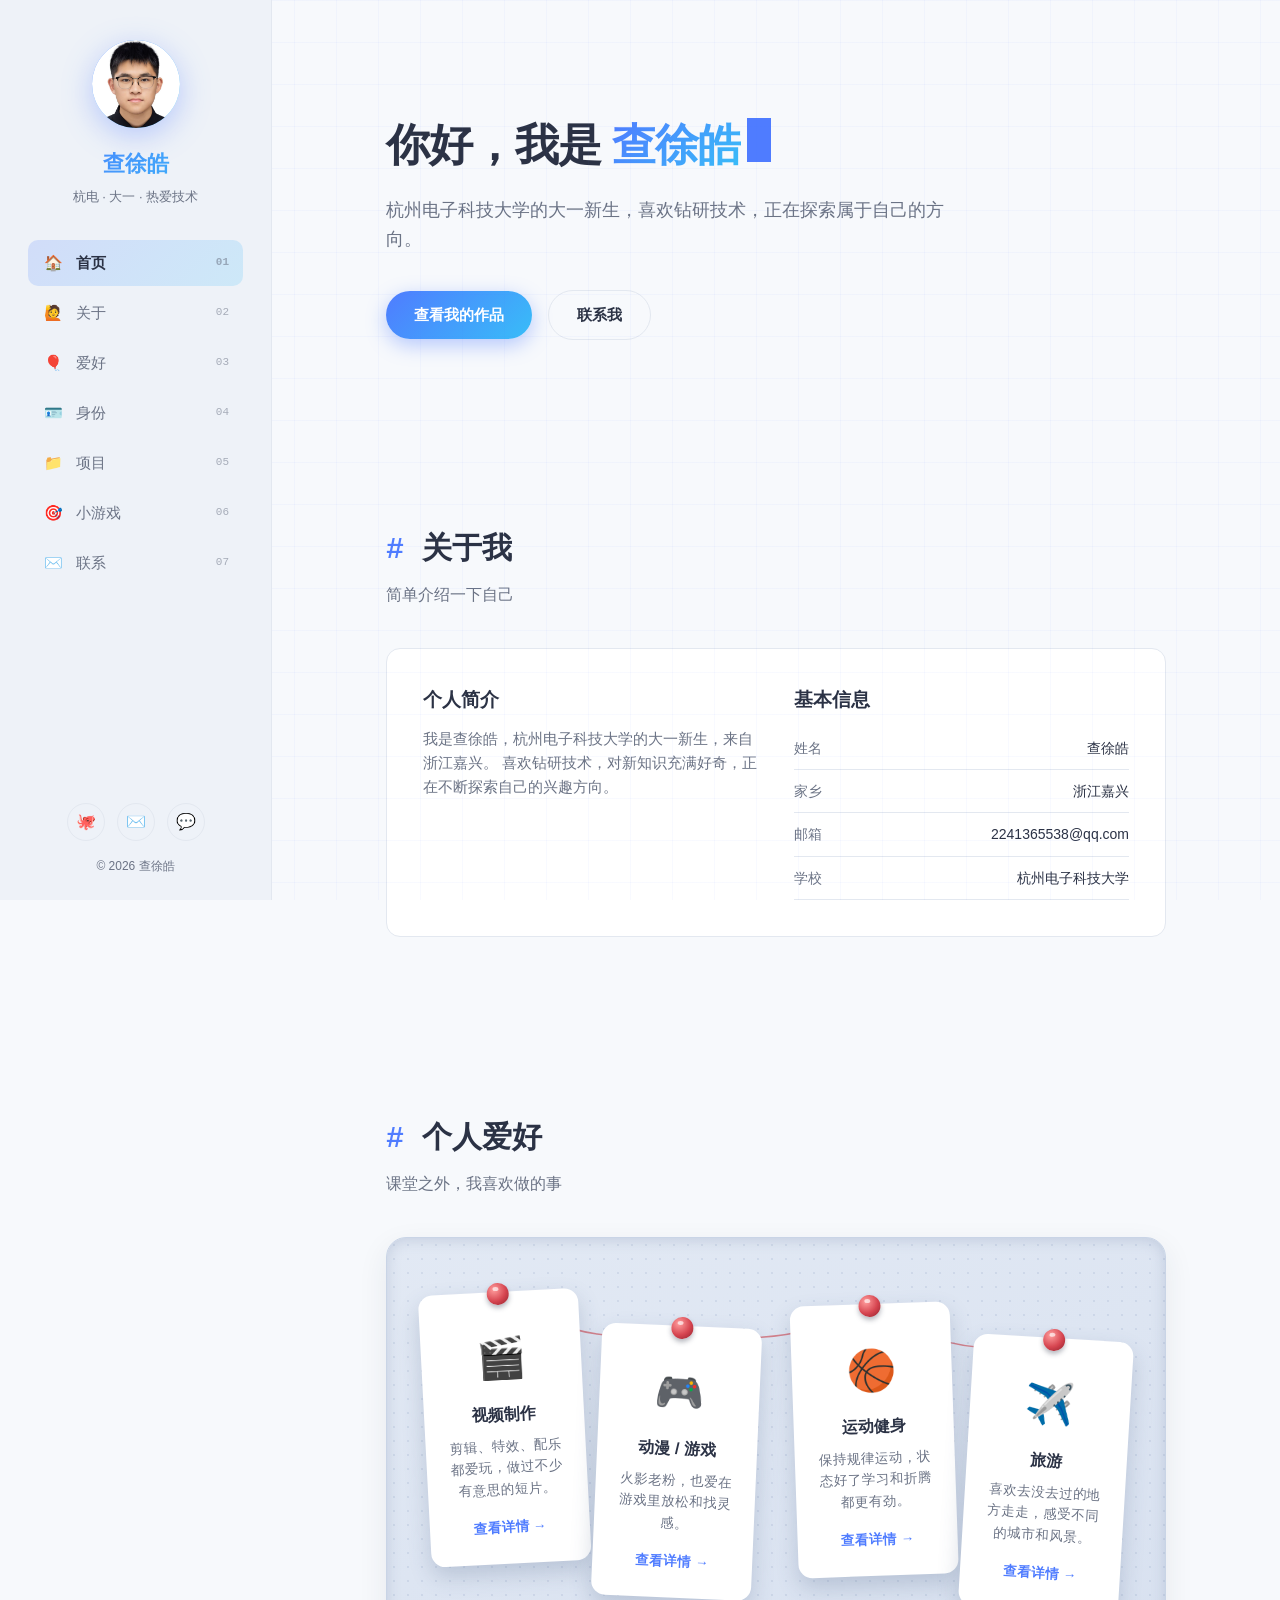
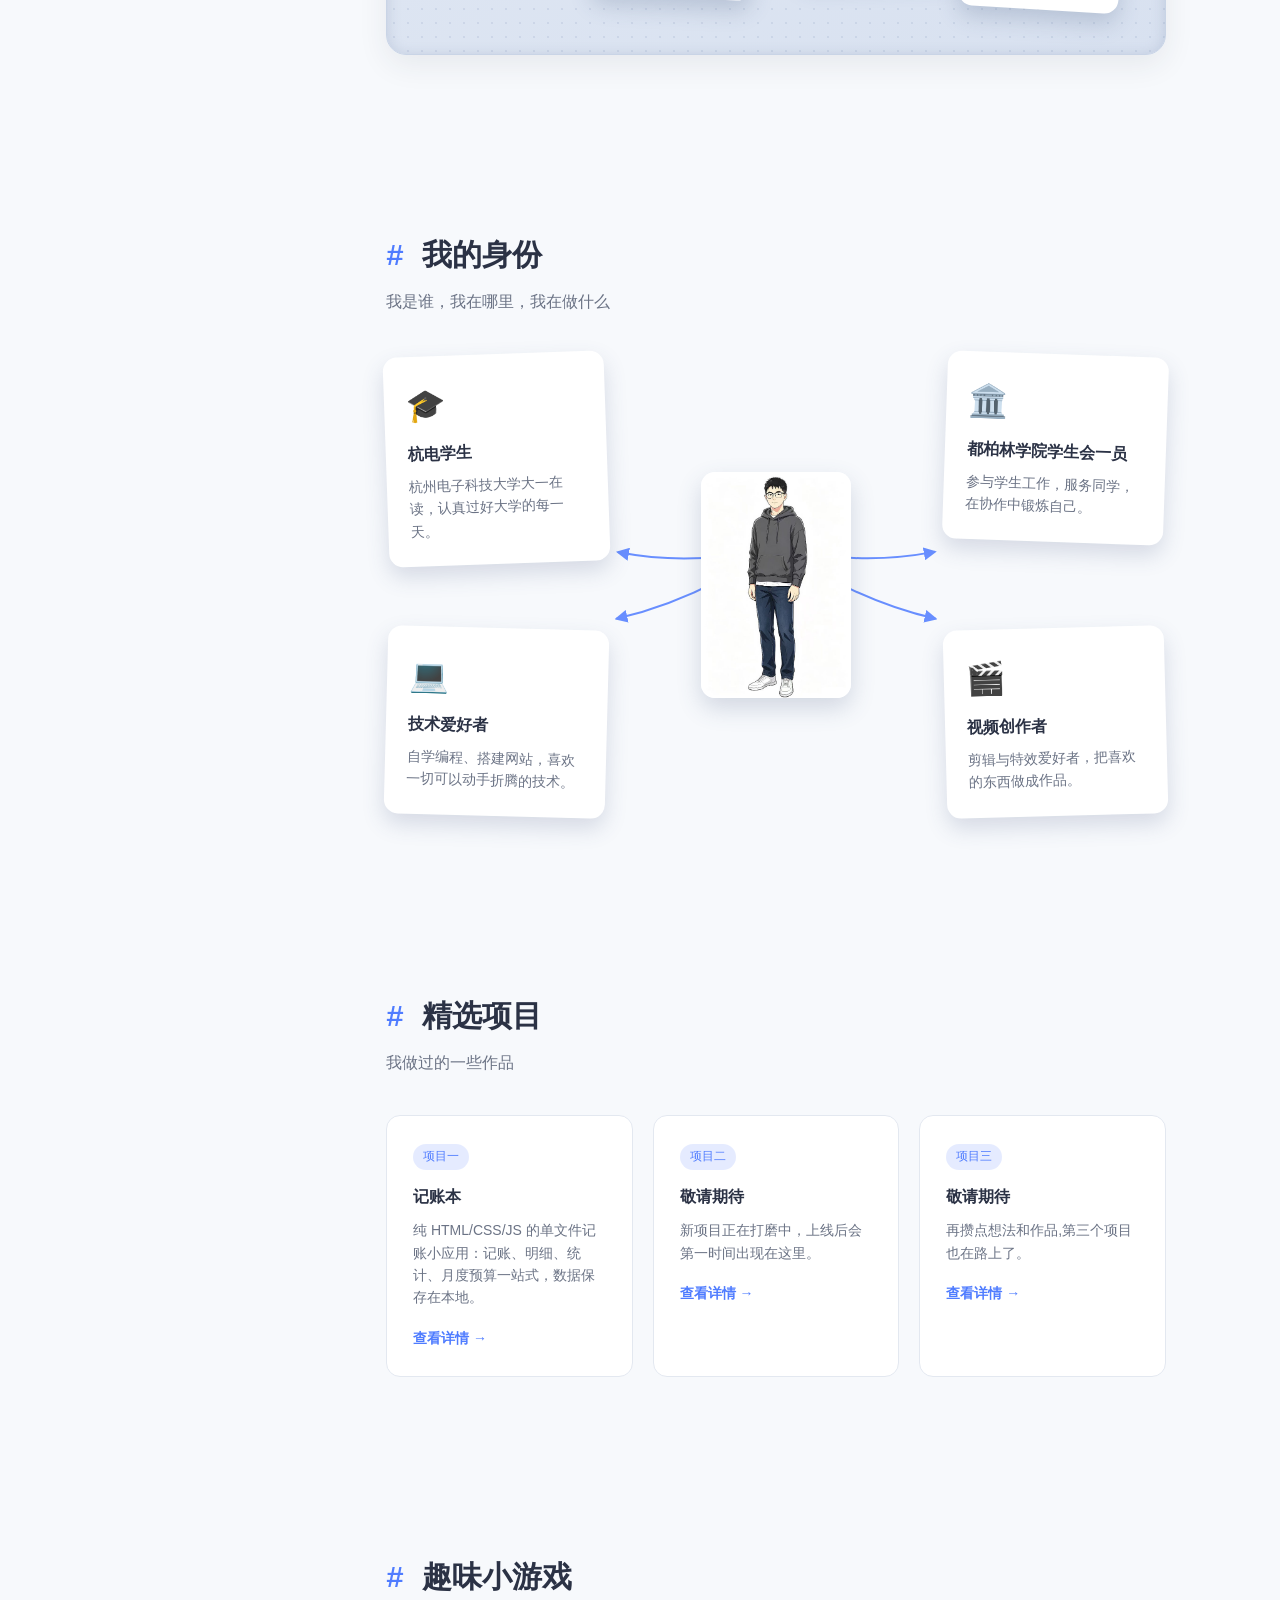
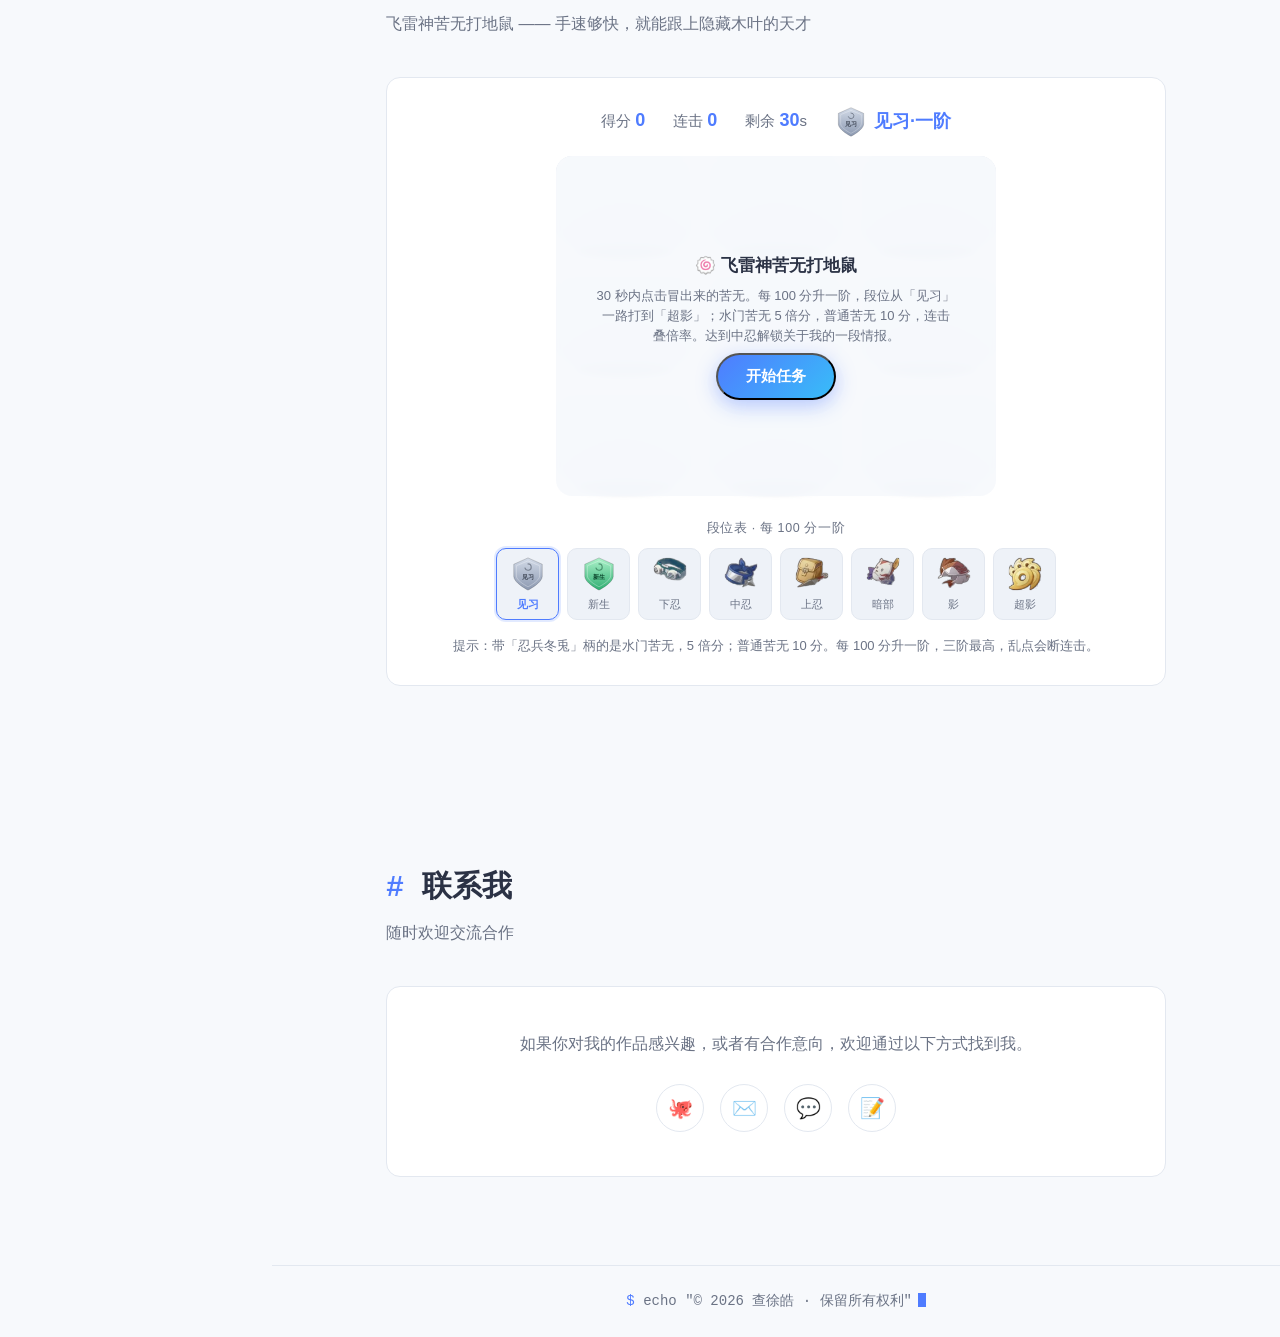
<file: index.html>
<!DOCTYPE html>
<html lang="zh-CN">
<head>
  <meta charset="UTF-8" />
  <meta name="viewport" content="width=device-width, initial-scale=1.0" />
  <meta name="description" content="查徐皓 —— 杭州电子科技大学大一新生，热爱技术、正在探索方向的个人主页。" />
  <meta name="theme-color" content="#f7f9fc" />
  <meta property="og:title" content="查徐皓的个人主页" />
  <meta property="og:description" content="你好，我是查徐皓，一名热爱技术的杭电新生。" />
  <meta property="og:type" content="website" />
  <title>查徐皓的个人主页</title>
  <style>
    :root {
      --bg: #f7f9fc;
      --bg-soft: #eef2f8;
      --card: #ffffff;
      --text: #2b3245;
      --text-muted: #6b7385;
      --accent: #4f7cff;
      --accent-2: #38bdf8;
      --border: #e3e8f0;
      --radius: 14px;
      --sidebar-w: 272px;
    }

    * { margin: 0; padding: 0; box-sizing: border-box; }

    html {
      scroll-behavior: smooth;
      scroll-padding-top: 32px;
    }

    body {
      font-family: "PingFang SC", "Microsoft YaHei", -apple-system, "Segoe UI", sans-serif;
      background: var(--bg);
      color: var(--text);
      line-height: 1.6;
      overflow-x: hidden;
    }

    a { color: inherit; text-decoration: none; }

    ::selection { background: rgba(79, 124, 255, 0.3); color: #fff; }

    /* 淡金色网格底纹 */
    body::before {
      content: "";
      position: fixed;
      inset: 0;
      background-image:
        linear-gradient(rgba(79, 124, 255, 0.04) 1px, transparent 1px),
        linear-gradient(90deg, rgba(79, 124, 255, 0.04) 1px, transparent 1px);
      background-size: 42px 42px;
      pointer-events: none;
      z-index: 0;
    }

    /* 顶部滚动进度条 */
    .progress {
      position: fixed;
      top: 0;
      left: 0;
      height: 3px;
      width: 0;
      background: linear-gradient(90deg, var(--accent), var(--accent-2));
      box-shadow: 0 0 10px rgba(79, 124, 255, 0.6);
      z-index: 200;
    }

    /* 终端闪烁光标 */
    .cursor {
      display: inline-block;
      width: 0.55em;
      height: 1em;
      margin-left: 6px;
      background: var(--accent);
      vertical-align: -2px;
      animation: blink 1s steps(1) infinite;
    }
    @keyframes blink { 50% { opacity: 0; } }

    /* ===== 左侧边栏 ===== */
    .sidebar {
      position: fixed;
      top: 0;
      left: 0;
      bottom: 0;
      width: var(--sidebar-w);
      background: var(--bg-soft);
      border-right: 1px solid var(--border);
      display: flex;
      flex-direction: column;
      padding: 40px 28px 24px;
      z-index: 100;
      transition: transform 0.3s ease;
    }
    .side-avatar {
      width: 88px;
      height: 88px;
      flex-shrink: 0;
      border-radius: 50%;
      margin: 0 auto 18px;
      background: linear-gradient(135deg, var(--accent), var(--accent-2));
      display: flex;
      align-items: center;
      justify-content: center;
      font-size: 34px;
      font-weight: 700;
      color: #fff;
      box-shadow: 0 8px 30px rgba(79, 124, 255, 0.35);
      animation: pulse 3s ease-in-out infinite;
      overflow: hidden;
    }
    .side-avatar img {
      width: 100%;
      height: 100%;
      object-fit: cover;
      object-position: 50% 18%;
    }
    @keyframes pulse {
      0%, 100% { box-shadow: 0 8px 30px rgba(79, 124, 255, 0.35); }
      50% { box-shadow: 0 8px 44px rgba(79, 124, 255, 0.6); }
    }
    .side-name {
      text-align: center;
      font-size: 22px;
      font-weight: 800;
      background: linear-gradient(135deg, var(--accent), var(--accent-2));
      -webkit-background-clip: text;
      background-clip: text;
      -webkit-text-fill-color: transparent;
    }
    .side-role {
      text-align: center;
      color: var(--text-muted);
      font-size: 13px;
      margin: 6px 0 32px;
    }
    .side-nav { display: flex; flex-direction: column; gap: 4px; }
    .side-nav a {
      display: flex;
      align-items: center;
      gap: 12px;
      padding: 11px 14px;
      border-radius: 10px;
      color: var(--text-muted);
      font-size: 15px;
      transition: color 0.2s, background 0.2s;
    }
    .side-nav a .ico { width: 22px; text-align: center; }
    .side-nav a::after {
      content: attr(data-num);
      margin-left: auto;
      font-family: Consolas, "Courier New", monospace;
      font-size: 11px;
      color: var(--text-muted);
      opacity: 0.55;
    }
    .side-nav a:hover { color: var(--text); background: rgba(79, 124, 255, 0.08); }
    .side-nav a.active {
      color: var(--text);
      background: linear-gradient(135deg, rgba(79, 124, 255, 0.18), rgba(56, 189, 248, 0.18));
      font-weight: 600;
    }
    .side-socials {
      margin-top: auto;
      display: flex;
      justify-content: center;
      gap: 12px;
      padding-top: 24px;
    }
    .side-socials a {
      width: 38px;
      height: 38px;
      border-radius: 50%;
      border: 1px solid var(--border);
      display: flex;
      align-items: center;
      justify-content: center;
      font-size: 16px;
      transition: border-color 0.2s, transform 0.2s;
    }
    .side-socials a:hover { border-color: var(--accent); transform: translateY(-2px); }
    .side-copy {
      text-align: center;
      color: var(--text-muted);
      font-size: 12px;
      margin-top: 16px;
    }

    /* ===== 移动端顶栏与抽屉 ===== */
    .mobile-bar {
      display: none;
      position: fixed;
      top: 0;
      left: 0;
      right: 0;
      height: 56px;
      z-index: 110;
      background: rgba(247, 249, 252, 0.85);
      backdrop-filter: blur(12px);
      border-bottom: 1px solid var(--border);
      align-items: center;
      justify-content: space-between;
      padding: 0 16px;
    }
    .mobile-bar .m-name {
      font-size: 17px;
      font-weight: 700;
      background: linear-gradient(135deg, var(--accent), var(--accent-2));
      -webkit-background-clip: text;
      background-clip: text;
      -webkit-text-fill-color: transparent;
    }
    .nav-toggle {
      background: none;
      border: none;
      cursor: pointer;
      padding: 8px;
      display: flex;
      flex-direction: column;
      gap: 5px;
    }
    .nav-toggle span {
      display: block;
      width: 24px;
      height: 2px;
      border-radius: 2px;
      background: var(--text);
      transition: transform 0.25s, opacity 0.25s;
    }
    .nav-toggle.active span:nth-child(1) { transform: translateY(7px) rotate(45deg); }
    .nav-toggle.active span:nth-child(2) { opacity: 0; }
    .nav-toggle.active span:nth-child(3) { transform: translateY(-7px) rotate(-45deg); }
    .backdrop {
      display: none;
      position: fixed;
      inset: 0;
      background: rgba(0, 0, 0, 0.5);
      z-index: 99;
      opacity: 0;
      transition: opacity 0.3s;
      pointer-events: none;
    }
    .backdrop.show { opacity: 1; pointer-events: auto; }

    /* ===== 右侧内容区 ===== */
    .main { margin-left: var(--sidebar-w); }
    .container { max-width: 860px; margin: 0 auto; padding: 0 40px; }

    section { padding: 88px 0; }

    /* ===== 首页 Hero ===== */
    .hero { padding: 110px 0 96px; }
    .hero h1 {
      font-size: 44px;
      font-weight: 800;
      letter-spacing: -1px;
      margin-bottom: 16px;
    }
    .hero h1 .highlight {
      background: linear-gradient(135deg, var(--accent), var(--accent-2));
      -webkit-background-clip: text;
      background-clip: text;
      -webkit-text-fill-color: transparent;
    }
    .hero p {
      color: var(--text-muted);
      font-size: 18px;
      max-width: 560px;
      margin: 0 0 36px;
    }
    .btn {
      display: inline-block;
      padding: 12px 28px;
      border-radius: 999px;
      font-size: 15px;
      font-weight: 600;
      cursor: pointer;
      transition: transform 0.2s, box-shadow 0.2s, border-color 0.2s;
    }
    .btn-primary {
      background: linear-gradient(135deg, var(--accent), var(--accent-2));
      color: #fff;
      box-shadow: 0 6px 20px rgba(79, 124, 255, 0.4);
    }
    .btn-primary:hover { transform: translateY(-2px); }
    .btn-ghost {
      border: 1px solid var(--border);
      color: var(--text);
      margin-left: 12px;
    }
    .btn-ghost:hover { border-color: var(--accent); }

    /* ===== 通用区块标题 ===== */
    .section-title { font-size: 30px; font-weight: 700; margin-bottom: 8px; }
    .section-title::before {
      content: "# ";
      color: var(--accent);
      font-family: Consolas, "Courier New", monospace;
    }
    .section-sub { color: var(--text-muted); margin-bottom: 40px; }

    /* ===== 关于 ===== */
    .about-card {
      background: var(--card);
      border: 1px solid var(--border);
      border-radius: var(--radius);
      padding: 36px;
      display: grid;
      grid-template-columns: 1fr 1fr;
      gap: 36px;
    }
    .about-card h3 { margin-bottom: 12px; }
    .about-card p { color: var(--text-muted); font-size: 15px; }
    .info-list { list-style: none; }
    .info-list li {
      display: flex;
      justify-content: space-between;
      padding: 10px 0;
      border-bottom: 1px solid var(--border);
      font-size: 14px;
    }
    .info-list li span:first-child { color: var(--text-muted); }

    /* ===== 爱好 · 毛毡板 ===== */
    .felt-board {
      position: relative;
      border-radius: 20px;
      padding: 54px 30px 44px;
      background:
        radial-gradient(rgba(120, 140, 180, 0.16) 1.2px, transparent 1.2px) 0 0 / 14px 14px,
        linear-gradient(160deg, #e2e9f4, #d8e1f0);
      border: 1px solid #c9d4e6;
      box-shadow: inset 0 2px 14px rgba(90, 110, 150, 0.22), 0 10px 30px rgba(43, 50, 69, 0.08);
    }
    .felt-thread { position: absolute; inset: 0; width: 100%; height: 100%; pointer-events: none; z-index: 1; }
    .felt-thread path { fill: none; stroke: #d0606a; stroke-width: 1.6; stroke-linecap: round; opacity: 0.75; }
    .hobbies-grid {
      position: relative;
      z-index: 1;
      display: grid;
      grid-template-columns: repeat(4, 1fr);
      gap: 30px 26px;
    }
    .hobby-card { position: relative; cursor: pointer; }
    .hobby-card:nth-child(2) { margin-top: 34px; }
    .hobby-card:nth-child(3) { margin-top: 12px; }
    .hobby-card:nth-child(4) { margin-top: 46px; }
    .sticker {
      position: relative;
      background: #fff;
      border-radius: 14px;
      padding: 34px 22px 24px;
      text-align: center;
      transform: rotate(var(--tilt, 0deg));
      transform-origin: 50% -12px;
      box-shadow: 0 10px 22px rgba(60, 80, 120, 0.22);
      transition: box-shadow 0.25s;
    }
    .hobby-card:hover .sticker { box-shadow: 0 14px 28px rgba(60, 80, 120, 0.3); animation: swing 1.1s ease; }
    .pin {
      position: absolute;
      top: -9px;
      left: 50%;
      margin-left: -11px;
      width: 22px;
      height: 22px;
      border-radius: 50%;
      background: radial-gradient(circle at 34% 30%, #ff9d9d, #d64550 55%, #8e1f2b);
      box-shadow: 0 3px 5px rgba(43, 50, 69, 0.35);
      z-index: 2;
    }
    .pin::after {
      content: "";
      position: absolute;
      top: 4px;
      left: 6px;
      width: 6px;
      height: 4px;
      border-radius: 50%;
      background: rgba(255, 255, 255, 0.65);
    }
    @keyframes swing {
      0% { transform: rotate(var(--tilt, 0deg)); }
      30% { transform: rotate(calc(var(--tilt, 0deg) + 2.5deg)); }
      60% { transform: rotate(calc(var(--tilt, 0deg) - 1.8deg)); }
      100% { transform: rotate(var(--tilt, 0deg)); }
    }
    .sticker .icon { font-size: 40px; margin-bottom: 12px; }
    .sticker h4 { margin-bottom: 8px; }
    .sticker p { color: var(--text-muted); font-size: 13.5px; margin-bottom: 14px; }
    .sticker .link { color: var(--accent); font-size: 13.5px; font-weight: 600; }
    /* 拉伸链接:点击贴纸任意位置都跳转爱好详情页 */
    .sticker .link::after { content: ""; position: absolute; inset: 0; }

    @media (max-width: 1100px) {
      .hobbies-grid { grid-template-columns: repeat(2, 1fr); }
      .hobby-card:nth-child(3) { margin-top: 0; }
      .hobby-card:nth-child(4) { margin-top: 34px; }
    }
    @media (max-width: 560px) {
      .felt-board { padding: 44px 14px 30px; }
    }

    /* ===== 身份 · 小人牵线 ===== */
    .identity-stage { position: relative; }
    .id-threads { position: absolute; inset: 0; width: 100%; height: 100%; pointer-events: none; }
    .id-line { fill: none; stroke: var(--accent); stroke-width: 2; stroke-linecap: round; opacity: 0.85; marker-end: url(#id-arrow); }
    .ids-grid {
      position: relative;
      z-index: 1;
      display: grid;
      grid-template-columns: 1fr 210px 1fr;
      grid-template-rows: auto auto;
      gap: 64px;
      align-items: start;
    }
    .identity-card {
      position: relative;
      background: #fff;
      border-radius: 14px;
      padding: 24px 22px;
      box-shadow: 0 10px 22px rgba(60, 80, 120, 0.18);
      transform: rotate(var(--tilt, 0deg));
      transition: transform 0.25s, box-shadow 0.25s;
    }
    .identity-card:hover { box-shadow: 0 14px 28px rgba(60, 80, 120, 0.26); transform: rotate(var(--tilt, 0deg)) translateY(-3px); }
    .identity-card .icon { font-size: 32px; margin-bottom: 10px; }
    .identity-card h4 { margin-bottom: 8px; }
    .identity-card p { color: var(--text-muted); font-size: 14px; }
    .identity-card:nth-child(1) { grid-column: 1; grid-row: 1; }
    .identity-card:nth-child(2) { grid-column: 3; grid-row: 1; }
    .identity-card:nth-child(3) { grid-column: 1; grid-row: 2; align-self: end; }
    .identity-card:nth-child(4) { grid-column: 3; grid-row: 2; align-self: end; }
    .id-figure { grid-column: 2; grid-row: 1 / 3; justify-self: center; align-self: center; z-index: 2; }
    .fig-img {
      display: block;
      width: 150px;
      border-radius: 14px;
      box-shadow: 0 10px 24px rgba(60, 80, 120, 0.2);
    }

    @media (max-width: 960px) {
      .ids-grid { display: flex; flex-direction: column; gap: 52px; }
      .id-figure { order: -1; margin-bottom: 8px; }
    }

    /* ===== 项目 ===== */
    .projects-grid {
      display: grid;
      grid-template-columns: repeat(auto-fit, minmax(240px, 1fr));
      gap: 20px;
    }
    .project-card {
      position: relative;
      background: var(--card);
      border: 1px solid var(--border);
      border-radius: var(--radius);
      padding: 26px;
      transition: transform 0.2s, border-color 0.2s;
      cursor: pointer;
      overflow: hidden;
    }
    /* 悬停时的金色流光 */
    .project-card::before {
      content: "";
      position: absolute;
      inset: 0;
      background: linear-gradient(120deg, transparent 40%, rgba(79, 124, 255, 0.1) 50%, transparent 60%);
      transform: translateX(-100%);
      transition: transform 0.7s ease;
      pointer-events: none;
    }
    .project-card:hover::before { transform: translateX(100%); }
    .project-card:hover { transform: translateY(-4px); border-color: var(--accent); }
    .project-card .tag {
      display: inline-block;
      font-size: 12px;
      padding: 3px 10px;
      border-radius: 999px;
      background: rgba(79, 124, 255, 0.15);
      color: var(--accent);
      margin-bottom: 14px;
    }
    .project-card h4 { margin-bottom: 10px; }
    .project-card p { color: var(--text-muted); font-size: 14px; margin-bottom: 16px; }
    .project-card .link { color: var(--accent); font-size: 14px; font-weight: 600; }
    /* 拉伸链接:点击卡片任意位置都跳转详情页 */
    .project-card .link::after { content: ""; position: absolute; inset: 0; }

    /* ===== 趣味小游戏 · 飞雷神苦无打地鼠 ===== */
    .game-card {
      background: var(--card);
      border: 1px solid var(--border);
      border-radius: var(--radius);
      padding: 28px 24px;
    }
    .game-hud {
      display: flex;
      justify-content: center;
      gap: 28px;
      margin-bottom: 18px;
      color: var(--text-muted);
      font-size: 15px;
    }
    .game-hud b { color: var(--accent); font-size: 18px; font-variant-numeric: tabular-nums; }
    .game-board {
      position: relative;
      display: grid;
      grid-template-columns: repeat(3, 1fr);
      gap: 14px;
      max-width: 440px;
      margin: 0 auto;
    }
    .hole {
      position: relative;
      border: none;
      background: none;
      padding: 0;
      cursor: pointer;
      -webkit-tap-highlight-color: transparent;
      touch-action: manipulation;
    }
    .hole .slot {
      display: block;
      overflow: hidden;
      height: clamp(78px, 26vw, 104px);
      border: 1px solid var(--border);
      border-radius: 16px 16px 50% 50% / 16px 16px 30% 30%;
      background: radial-gradient(circle at 50% 130%, #dbe4f2, #eef2f8 70%);
    }
    .hole .slot { position: relative; }
    .hole .kun {
      position: absolute;
      left: 50%;
      bottom: -8%;
      height: 108%;
      width: auto;
      transform: translate(-50%, 112%) rotate(-12deg);
      transition: transform 0.12s ease-out;
      pointer-events: none;
    }
    .hole.up:not(.sp) .kun.normal, .hole.up.sp .kun.minato { transform: translate(-50%, 0) rotate(-12deg); }
    .hole.up.sp .kun { filter: drop-shadow(0 0 7px rgba(255, 186, 60, 0.8)); }
    .hole .lip {
      position: absolute;
      left: 14%;
      right: 14%;
      bottom: 1px;
      height: 13px;
      border-radius: 50%;
      background: rgba(90, 110, 150, 0.18);
      filter: blur(2px);
      pointer-events: none;
    }
    .hole:active .slot { background: radial-gradient(circle at 50% 130%, #cdd9ee, #e6ecf7 70%); }
    .pts {
      position: absolute;
      top: 6px;
      left: 50%;
      transform: translateX(-50%);
      font-size: 15px;
      font-weight: 700;
      color: var(--accent);
      pointer-events: none;
      animation: rise 0.6s ease-out forwards;
    }
    .pts.miss { color: var(--text-muted); font-weight: 500; }
    @keyframes rise {
      from { opacity: 1; transform: translate(-50%, 0); }
      to { opacity: 0; transform: translate(-50%, -34px); }
    }
    .game-fx {
      position: absolute;
      inset: 0;
      display: flex;
      align-items: center;
      justify-content: center;
      font-size: 34px;
      font-weight: 800;
      letter-spacing: 4px;
      color: var(--accent);
      text-shadow: 0 0 18px rgba(79, 124, 255, 0.65);
      opacity: 0;
      pointer-events: none;
      z-index: 4;
    }
    .game-fx.show { animation: fxpop 0.9s ease-out; }
    @keyframes fxpop {
      0% { opacity: 0; transform: scale(0.4); }
      25% { opacity: 1; transform: scale(1.15); }
      70% { opacity: 1; transform: scale(1); }
      100% { opacity: 0; transform: scale(1.05); }
    }
    .game-overlay {
      position: absolute;
      inset: 0;
      z-index: 5;
      display: flex;
      flex-direction: column;
      align-items: center;
      justify-content: center;
      gap: 7px;
      padding: 12px;
      text-align: center;
      scrollbar-width: none;
      border-radius: 16px;
      background: rgba(247, 249, 252, 0.94);
      backdrop-filter: blur(3px);
    }
    .game-overlay.hidden { display: none; }
    .game-overlay::-webkit-scrollbar { display: none; }
    .game-overlay h3 { font-size: 17px; }
    .game-overlay p { color: var(--text-muted); font-size: 13px; line-height: 1.55; max-width: 360px; }
    .game-overlay { overflow: auto; }
    .game-overlay { overflow: auto; }
    .game-tip {
      text-align: center;
      color: var(--text-muted);
      font-size: 13px;
      margin-top: 16px;
    }
    .hud-rank { display: inline-flex; align-items: center; gap: 7px; }
    .hud-badge { display: inline-flex; width: 32px; height: 32px; }
    .rk-img { display: block; width: 100%; height: 100%; object-fit: contain; }
    .hud-badge svg, .hud-badge .rk-img { width: 32px; height: 32px; }
    .rank-badge { display: none; flex-direction: column; align-items: center; gap: 5px; }
    .rank-badge svg, .rank-badge .rk-img { width: 62px; height: 62px; }
    .rank-badge.show { display: flex; animation: badgePop .5s cubic-bezier(.2, 1.4, .4, 1); }
    .pips { display: flex; gap: 5px; }
    .pips i { width: 7px; height: 7px; transform: rotate(45deg); background: rgba(43, 50, 69, .16); border-radius: 1px; }
    .pips i.on { background: var(--accent); }
    @keyframes badgePop {
      from { transform: scale(.35) rotate(-14deg); opacity: 0; }
      to { transform: none; opacity: 1; }
    }
    .rank-ladder { max-width: 560px; margin: 22px auto 0; text-align: center; }
    .ladder-label { display: block; color: var(--text-muted); font-size: 12.5px; letter-spacing: .05em; margin-bottom: 10px; }
    .rank-list { display: grid; grid-template-columns: repeat(8, 1fr); gap: 8px; }
    .rank-item {
      display: flex;
      flex-direction: column;
      align-items: center;
      gap: 4px;
      padding: 7px 2px 6px;
      border: 1px solid var(--border);
      border-radius: 10px;
      background: var(--bg-soft);
      transition: border-color .2s, box-shadow .2s;
    }
    .rank-item svg, .rank-item .rk-img { width: 36px; height: 36px; }
    .rank-item em { font-style: normal; font-size: 11px; color: var(--text-muted); }
    .rank-item.cur { border-color: var(--accent); box-shadow: 0 0 0 2px rgba(79, 124, 255, .16); }
    .rank-item.cur em { color: var(--accent); font-weight: 700; }
    @media (max-width: 620px) {
      .rank-list { grid-template-columns: repeat(4, 1fr); }
      .game-hud { flex-wrap: wrap; gap: 10px 18px; }
    }
    @media (prefers-reduced-motion: reduce) {
      .hole .kun { transition: none; }
      .pts { animation-duration: 0.01s; }
      .game-fx.show { animation: none; opacity: 1; }
      .rank-badge.show { animation: none; }
    }

    /* ===== 联系 ===== */
    .contact-card {
      background: var(--card);
      border: 1px solid var(--border);
      border-radius: var(--radius);
      padding: 44px;
      text-align: center;
    }
    .contact-card p { color: var(--text-muted); margin-bottom: 28px; }
    .socials { display: flex; justify-content: center; gap: 16px; }
    .socials a {
      width: 48px;
      height: 48px;
      border-radius: 50%;
      border: 1px solid var(--border);
      display: flex;
      align-items: center;
      justify-content: center;
      font-size: 20px;
      transition: border-color 0.2s, transform 0.2s;
    }
    .socials a:hover { border-color: var(--accent); transform: translateY(-3px); }

    footer {
      border-top: 1px solid var(--border);
      padding: 24px 0;
      text-align: center;
      color: var(--text-muted);
      font-size: 14px;
      font-family: Consolas, "Courier New", monospace;
    }
    footer .dollar { color: var(--accent); }

    /* ===== 轻提示 Toast ===== */
    .toast {
      position: fixed;
      left: 50%;
      bottom: 32px;
      transform: translateX(-50%) translateY(20px);
      background: var(--card);
      border: 1px solid var(--accent);
      color: var(--text);
      padding: 10px 20px;
      border-radius: 999px;
      font-size: 14px;
      opacity: 0;
      pointer-events: none;
      transition: opacity 0.25s, transform 0.25s;
      z-index: 200;
    }
    .toast.show { opacity: 1; transform: translateX(-50%) translateY(0); }

    /* ===== 滚动入场动画（由 JS 添加 .reveal） ===== */
    .reveal {
      opacity: 0;
      transform: translateY(24px);
      transition: opacity 0.6s ease, transform 0.6s ease;
    }
    .reveal.visible { opacity: 1; transform: none; }

    /* ===== 响应式：边栏收起为抽屉 ===== */
    @media (max-width: 960px) {
      .mobile-bar { display: flex; }
      .sidebar { transform: translateX(-100%); padding-top: 72px; }
      .sidebar.open { transform: none; box-shadow: 20px 0 60px rgba(0, 0, 0, 0.5); }
      .backdrop { display: block; }
      .main { margin-left: 0; padding-top: 56px; }
      .container { padding: 0 20px; }
      .hero { padding: 64px 0 72px; }
      .hero h1 { font-size: 32px; }
      section { padding: 64px 0; }
      .about-card { grid-template-columns: 1fr; }
    }

    /* 用户偏好减少动效时：关闭所有动画 */
    @media (prefers-reduced-motion: reduce) {
      html { scroll-behavior: auto; }
      *, *::before, *::after { transition: none !important; }
      .reveal { opacity: 1; transform: none; }
      .hobby-card:hover .sticker { animation: none; }
    }
  </style>
</head>
<body>

  <div class="progress" id="progress"></div>

  <!-- 移动端顶栏 -->
  <div class="mobile-bar">
    <button class="nav-toggle" aria-label="打开菜单" aria-expanded="false" aria-controls="sidebar">
      <span></span><span></span><span></span>
    </button>
    <span class="m-name">查徐皓</span>
  </div>
  <div class="backdrop" id="backdrop"></div>

  <!-- 左侧边栏 -->
  <aside class="sidebar" id="sidebar">
    <div class="side-avatar"><img src="assets/media/hero-photo.jpg" alt="查徐皓照片"></div>
    <div class="side-name">查徐皓</div>
    <div class="side-role">杭电 · 大一 · 热爱技术</div>
    <nav class="side-nav" aria-label="主导航">
      <a href="#home" data-spy="home" data-num="01"><span class="ico">🏠</span>首页</a>
      <a href="#about" data-spy="about" data-num="02"><span class="ico">🙋</span>关于</a>
      <a href="#hobbies" data-spy="hobbies" data-num="03"><span class="ico">🎈</span>爱好</a>
      <a href="#identity" data-spy="identity" data-num="04"><span class="ico">🪪</span>身份</a>
      <a href="#projects" data-spy="projects" data-num="05"><span class="ico">📁</span>项目</a>
      <a href="#games" data-spy="games" data-num="06"><span class="ico">🎯</span>小游戏</a>
      <a href="#contact" data-spy="contact" data-num="07"><span class="ico">✉️</span>联系</a>
    </nav>
    <div class="side-socials">
      <a href="https://github.com/charle08-dz" target="_blank" rel="noopener" title="GitHub" aria-label="GitHub">🐙</a>
      <a href="mailto:2241365538@qq.com" title="邮箱" aria-label="邮箱">✉️</a>
      <a href="#" title="微信号 charle080211（点击复制）" aria-label="微信" class="copy-wechat">💬</a>
    </div>
    <div class="side-copy">© 2026 查徐皓</div>
  </aside>

  <!-- 右侧内容区 -->
  <div class="main">

    <!-- 首页 -->
    <section class="hero" id="home">
      <div class="container">
        <h1>你好，我是 <span class="highlight">查徐皓</span><span class="cursor" aria-hidden="true"></span></h1>
        <p id="typed" data-text="杭州电子科技大学的大一新生，喜欢钻研技术，正在探索属于自己的方向。">杭州电子科技大学的大一新生，喜欢钻研技术，正在探索属于自己的方向。</p>
        <div>
          <a href="#projects" class="btn btn-primary">查看我的作品</a>
          <a href="#contact" class="btn btn-ghost">联系我</a>
        </div>
      </div>
    </section>

    <!-- 关于 -->
    <section id="about">
      <div class="container">
        <h2 class="section-title">关于我</h2>
        <p class="section-sub">简单介绍一下自己</p>
        <div class="about-card">
          <div>
            <h3>个人简介</h3>
            <p>
              我是查徐皓，杭州电子科技大学的大一新生，来自浙江嘉兴。
              喜欢钻研技术，对新知识充满好奇，正在不断探索自己的兴趣方向。
            </p>
          </div>
          <div>
            <h3>基本信息</h3>
            <ul class="info-list">
              <li><span>姓名</span><span>查徐皓</span></li>
              <li><span>家乡</span><span>浙江嘉兴</span></li>
              <li><span>邮箱</span><span>2241365538@qq.com</span></li>
              <li><span>学校</span><span>杭州电子科技大学</span></li>
            </ul>
          </div>
        </div>
      </div>
    </section>

    <!-- 爱好 -->
    <section id="hobbies">
      <div class="container">
        <h2 class="section-title">个人爱好</h2>
        <p class="section-sub">课堂之外，我喜欢做的事</p>
        <div class="felt-board">
          <svg class="felt-thread" aria-hidden="true"><path id="thread-path" d=""></path></svg>
          <div class="hobbies-grid">
            <div class="hobby-card">
              <div class="sticker" style="--tilt:-3deg">
                <div class="pin" aria-hidden="true"></div>
                <div class="icon">🎬</div>
                <h4>视频制作</h4>
                <p>剪辑、特效、配乐都爱玩，做过不少有意思的短片。</p>
                <a class="link" href="hobbies/hobby-2.html">查看详情 →</a>
              </div>
            </div>
            <div class="hobby-card">
              <div class="sticker" style="--tilt:2.5deg">
                <div class="pin" aria-hidden="true"></div>
                <div class="icon">🎮</div>
                <h4>动漫 / 游戏</h4>
                <p>火影老粉，也爱在游戏里放松和找灵感。</p>
                <a class="link" href="hobbies/hobby-3.html">查看详情 →</a>
              </div>
            </div>
            <div class="hobby-card">
              <div class="sticker" style="--tilt:-2deg">
                <div class="pin" aria-hidden="true"></div>
                <div class="icon">🏀</div>
                <h4>运动健身</h4>
                <p>保持规律运动，状态好了学习和折腾都更有劲。</p>
                <a class="link" href="hobbies/hobby-4.html">查看详情 →</a>
              </div>
            </div>
            <div class="hobby-card">
              <div class="sticker" style="--tilt:3.5deg">
                <div class="pin" aria-hidden="true"></div>
                <div class="icon">✈️</div>
                <h4>旅游</h4>
                <p>喜欢去没去过的地方走走，感受不同的城市和风景。</p>
                <a class="link" href="hobbies/hobby-5.html">查看详情 →</a>
              </div>
            </div>
          </div>
        </div>
      </div>
    </section>

    <!-- 身份 -->
    <section id="identity">
      <div class="container">
        <h2 class="section-title">我的身份</h2>
        <p class="section-sub">我是谁，我在哪里，我在做什么</p>
        <div class="identity-stage">
          <svg class="id-threads" aria-hidden="true">
            <defs>
              <marker id="id-arrow" viewBox="0 0 10 10" refX="8" refY="5" markerWidth="6.5" markerHeight="6.5" orient="auto-start-reverse">
                <path d="M0 0 L10 5 L0 10 z" fill="#4f7cff" />
              </marker>
            </defs>
            <g id="id-thread-group"></g>
          </svg>
          <div class="ids-grid">
            <div class="identity-card" style="--tilt:-2deg">
              <div class="icon">🎓</div>
              <h4>杭电学生</h4>
              <p>杭州电子科技大学大一在读，认真过好大学的每一天。</p>
            </div>
            <div class="identity-card" style="--tilt:2deg">
              <div class="icon">🏛️</div>
              <h4>都柏林学院学生会一员</h4>
              <p>参与学生工作，服务同学，在协作中锻炼自己。</p>
            </div>
            <div class="identity-card" style="--tilt:1.5deg">
              <div class="icon">💻</div>
              <h4>技术爱好者</h4>
              <p>自学编程、搭建网站，喜欢一切可以动手折腾的技术。</p>
            </div>
            <div class="identity-card" style="--tilt:-1.5deg">
              <div class="icon">🎬</div>
              <h4>视频创作者</h4>
              <p>剪辑与特效爱好者，把喜欢的东西做成作品。</p>
            </div>
            <div class="id-figure">
              <img class="fig-img" src="assets/media/q-figure.jpg" alt="查徐皓的Q版形象">
            </div>
          </div>
        </div>
      </div>
    </section>

    <!-- 项目 -->
    <section id="projects">
      <div class="container">
        <h2 class="section-title">精选项目</h2>
        <p class="section-sub">我做过的一些作品</p>
        <div class="projects-grid">
          <div class="project-card">
            <span class="tag">项目一</span>
            <h4>记账本</h4>
            <p>纯 HTML/CSS/JS 的单文件记账小应用：记账、明细、统计、月度预算一站式，数据保存在本地。</p>
            <a class="link" href="projects/project-1.html">查看详情 →</a>
          </div>
          <div class="project-card">
            <span class="tag">项目二</span>
            <h4>敬请期待</h4>
            <p>新项目正在打磨中，上线后会第一时间出现在这里。</p>
            <a class="link" href="projects/project-2.html">查看详情 →</a>
          </div>
          <div class="project-card">
            <span class="tag">项目三</span>
            <h4>敬请期待</h4>
            <p>再攒点想法和作品,第三个项目也在路上了。</p>
            <a class="link" href="projects/project-3.html">查看详情 →</a>
          </div>
        </div>
      </div>
    </section>

    <!-- 趣味小游戏 -->
    <section id="games">
      <div class="container">
        <h2 class="section-title">趣味小游戏</h2>
        <p class="section-sub">飞雷神苦无打地鼠 —— 手速够快，就能跟上隐藏木叶的天才</p>
        <div class="game-card">
          <div class="game-hud" aria-hidden="false">
            <span>得分 <b id="g-score">0</b></span>
            <span>连击 <b id="g-combo">0</b></span>
            <span>剩余 <b id="g-time">30</b>s</span>
            <span class="hud-rank"><span class="hud-badge" id="g-rank-badge"></span><b id="g-rank">见习·一阶</b></span>
          </div>
          <div class="game-board" id="game-board">
            <button class="hole" aria-label="苦无洞 1"><span class="slot"><img class="kun normal" src="assets/media/kunai-normal.png" alt="" /><img class="kun minato" src="assets/media/kunai-minato.png" alt="" /></span><span class="lip"></span></button>
            <button class="hole" aria-label="苦无洞 2"><span class="slot"><img class="kun normal" src="assets/media/kunai-normal.png" alt="" /><img class="kun minato" src="assets/media/kunai-minato.png" alt="" /></span><span class="lip"></span></button>
            <button class="hole" aria-label="苦无洞 3"><span class="slot"><img class="kun normal" src="assets/media/kunai-normal.png" alt="" /><img class="kun minato" src="assets/media/kunai-minato.png" alt="" /></span><span class="lip"></span></button>
            <button class="hole" aria-label="苦无洞 4"><span class="slot"><img class="kun normal" src="assets/media/kunai-normal.png" alt="" /><img class="kun minato" src="assets/media/kunai-minato.png" alt="" /></span><span class="lip"></span></button>
            <button class="hole" aria-label="苦无洞 5"><span class="slot"><img class="kun normal" src="assets/media/kunai-normal.png" alt="" /><img class="kun minato" src="assets/media/kunai-minato.png" alt="" /></span><span class="lip"></span></button>
            <button class="hole" aria-label="苦无洞 6"><span class="slot"><img class="kun normal" src="assets/media/kunai-normal.png" alt="" /><img class="kun minato" src="assets/media/kunai-minato.png" alt="" /></span><span class="lip"></span></button>
            <button class="hole" aria-label="苦无洞 7"><span class="slot"><img class="kun normal" src="assets/media/kunai-normal.png" alt="" /><img class="kun minato" src="assets/media/kunai-minato.png" alt="" /></span><span class="lip"></span></button>
            <button class="hole" aria-label="苦无洞 8"><span class="slot"><img class="kun normal" src="assets/media/kunai-normal.png" alt="" /><img class="kun minato" src="assets/media/kunai-minato.png" alt="" /></span><span class="lip"></span></button>
            <button class="hole" aria-label="苦无洞 9"><span class="slot"><img class="kun normal" src="assets/media/kunai-normal.png" alt="" /><img class="kun minato" src="assets/media/kunai-minato.png" alt="" /></span><span class="lip"></span></button>
            <div class="game-fx" id="g-fx" aria-hidden="true">⚡ 飞雷神！</div>
            <div class="game-overlay" id="g-overlay">
              <div class="rank-badge" id="g-badge"></div>
              <h3 id="g-title">🍥 飞雷神苦无打地鼠</h3>
              <p id="g-desc">30 秒内点击冒出来的苦无。每 100 分升一阶，段位从「见习」一路打到「超影」；水门苦无 5 倍分，普通苦无 10 分，连击叠倍率。达到中忍解锁关于我的一段情报。</p>
              <button class="btn btn-primary" id="g-start">开始任务</button>
            </div>
          </div>
          <div class="rank-ladder">
            <span class="ladder-label">段位表 · 每 100 分一阶</span>
            <div class="rank-list" id="g-ranks" aria-label="段位表"></div>
          </div>
          <p class="game-tip">提示：带「忍兵冬兎」柄的是水门苦无，5 倍分；普通苦无 10 分。每 100 分升一阶，三阶最高，乱点会断连击。</p>
        </div>
      </div>
    </section>

    <!-- 联系 -->
    <section id="contact">
      <div class="container">
        <h2 class="section-title">联系我</h2>
        <p class="section-sub">随时欢迎交流合作</p>
        <div class="contact-card">
          <p>如果你对我的作品感兴趣，或者有合作意向，欢迎通过以下方式找到我。</p>
          <div class="socials">
            <a href="https://github.com/charle08-dz" target="_blank" rel="noopener" title="GitHub" aria-label="GitHub">🐙</a>
            <a href="mailto:2241365538@qq.com" title="邮箱" aria-label="邮箱">✉️</a>
            <a href="#" title="微信号 charle080211（点击复制）" aria-label="微信" class="copy-wechat">💬</a>
            <a href="#" title="博客" aria-label="博客">📝</a>
          </div>
        </div>
      </div>
    </section>

    <footer>
      <div class="container"><span class="dollar">$</span> echo "© 2026 查徐皓 · 保留所有权利"<span class="cursor" aria-hidden="true"></span></div>
    </footer>

  </div>

  <div class="toast" id="toast" role="status"></div>

  <script>
    (function () {
      const reduceMotion = window.matchMedia('(prefers-reduced-motion: reduce)').matches;

      // 顶部滚动进度条
      const progress = document.getElementById('progress');
      function onProgress() {
        const doc = document.documentElement;
        const max = doc.scrollHeight - innerHeight;
        progress.style.width = (max > 0 ? scrollY / max * 100 : 0) + '%';
      }
      window.addEventListener('scroll', onProgress, { passive: true });
      window.addEventListener('resize', onProgress);
      onProgress();

      // Hero 打字机效果(减少动效时直接显示全文)
      const typed = document.getElementById('typed');
      if (typed && !reduceMotion) {
        const full = typed.dataset.text;
        typed.textContent = '';
        let i = 0;
        (function type() {
          if (i <= full.length) {
            typed.textContent = full.slice(0, i++);
            setTimeout(type, 40);
          }
        })();
      }

      // 滚动入场动画（渐进增强：无 JS 或减少动效时内容保持可见）
      // 注:.identity-card 不在列表内 —— 它的 transform 用于保持倾斜角,不能被 reveal 覆盖
      const revealEls = document.querySelectorAll('.hobby-card, .project-card, .about-card, .contact-card');
      if ('IntersectionObserver' in window && !reduceMotion) {
        revealEls.forEach(el => el.classList.add('reveal'));
        const revealObserver = new IntersectionObserver((entries) => {
          entries.forEach(entry => {
            if (entry.isIntersecting) {
              entry.target.classList.add('visible');
              revealObserver.unobserve(entry.target);
            }
          });
        }, { threshold: 0.12 });
        revealEls.forEach(el => revealObserver.observe(el));
      }

      // 毛毡板:用线把各贴纸的图钉串起来(仅同一行时绘制)
      const board = document.querySelector('.felt-board');
      const threadPath = document.getElementById('thread-path');
      function drawThread() {
        if (!board || !threadPath) return;
        const svg = threadPath.ownerSVGElement;
        const br = board.getBoundingClientRect();
        svg.setAttribute('viewBox', `0 0 ${br.width} ${br.height}`);
        const pins = [...board.querySelectorAll('.pin')].map(p => {
          const r = p.getBoundingClientRect();
          return { x: r.left - br.left + r.width / 2, y: r.top - br.top + r.height / 2 };
        });
        if (pins.length < 2 || pins.some(q => Math.abs(q.y - pins[0].y) > 120)) {
          threadPath.setAttribute('d', '');
          return;
        }
        let d = `M ${pins[0].x} ${pins[0].y}`;
        for (let i = 1; i < pins.length; i++) {
          const a = pins[i - 1];
          const b = pins[i];
          d += ` Q ${(a.x + b.x) / 2} ${Math.max(a.y, b.y) + 26} ${b.x} ${b.y}`;
        }
        threadPath.setAttribute('d', d);
      }
      window.addEventListener('resize', drawThread);
      window.addEventListener('load', drawThread);
      drawThread();

      // 身份区:每个身份卡都配箭头 —— 宽屏从小人胸口放射,窄屏画指向卡顶的短箭头
      const idStage = document.querySelector('.identity-stage');
      const idGroup = document.getElementById('id-thread-group');
      const SVG_NS = 'http://www.w3.org/2000/svg';
      function drawIdThreads() {
        if (!idStage || !idGroup) return;
        const svg = idGroup.ownerSVGElement;
        const sr = idStage.getBoundingClientRect();
        svg.setAttribute('viewBox', `0 0 ${sr.width} ${sr.height}`);
        idGroup.textContent = '';
        const grid = idStage.querySelector('.ids-grid');
        const fig = idStage.querySelector('.id-figure');
        const isGrid = getComputedStyle(grid).display === 'grid';
        let cx = 0, cy = 0;
        if (isGrid && fig) {
          const fr = fig.getBoundingClientRect();
          cx = fr.left - sr.left + fr.width / 2;
          cy = fr.top - sr.top + fr.height * 0.33;
        }
        idStage.querySelectorAll('.identity-card').forEach((card, i) => {
          const r = card.getBoundingClientRect();
          const left = r.left - sr.left, right = r.right - sr.left;
          const top = r.top - sr.top, bottom = r.bottom - sr.top;
          let sx, sy, ex, ey, qx, qy;
          if (isGrid && fig) {
            // 目标点:卡片上离小人最近的边点,再向外让出 10px 给箭头
            ex = Math.min(Math.max(cx, left), right);
            ey = Math.min(Math.max(cy, top), bottom);
            const ccx = (left + right) / 2, ccy = (top + bottom) / 2;
            const dx = ex - ccx, dy = ey - ccy;
            const len = Math.hypot(dx, dy) || 1;
            ex += (dx / len) * 10;
            ey += (dy / len) * 10;
            sx = cx; sy = cy;
            qx = (sx + ex) / 2; qy = (sy + ey) / 2 + 18;
          } else {
            const side = i % 2 === 0 ? -1 : 1;
            ex = (left + right) / 2 + side * Math.min(70, (right - left) / 4);
            ey = top - 8;
            sx = ex + side * 40;
            sy = ey - 38;
            qx = ex + side * 30;
            qy = ey - 10;
          }
          const p = document.createElementNS(SVG_NS, 'path');
          p.setAttribute('class', 'id-line');
          p.setAttribute('d', `M ${sx} ${sy} Q ${qx} ${qy} ${ex} ${ey}`);
          idGroup.appendChild(p);
        });
      }
      window.addEventListener('resize', drawIdThreads);
      window.addEventListener('load', drawIdThreads);
      drawIdThreads();

      // 飞雷神苦无打地鼠
      (function () {
        const board = document.getElementById('game-board');
        if (!board) return;
        const holes = [...board.querySelectorAll('.hole')];
        const scoreEl = document.getElementById('g-score');
        const comboEl = document.getElementById('g-combo');
        const timeEl = document.getElementById('g-time');
        const fxEl = document.getElementById('g-fx');
        const overlay = document.getElementById('g-overlay');
        const titleEl = document.getElementById('g-title');
        const descEl = document.getElementById('g-desc');
        const startBtn = document.getElementById('g-start');
        const rankEl = document.getElementById('g-rank');
        const hudBadgeEl = document.getElementById('g-rank-badge');
        const badgeEl = document.getElementById('g-badge');
        const ranksEl = document.getElementById('g-ranks');
        const initTitle = titleEl.textContent;
        const initDesc = descEl.textContent;
        const DURATION = 30;

        // 段位：8 个大段 × 3 阶（三阶最高），每 100 分升一阶
        const RANKS = [
          { name: '见习', emoji: '🐸', c1: '#d3dbe8', c2: '#8b98b0', ink: '#39414f' },
          { name: '新生', emoji: '🍥', c1: '#adf2ca', c2: '#2fae72', ink: '#0f4a30' },
          { name: '下忍', emoji: '🥽', img: 'assets/media/ranks/rank-xiaren.png' },
          { name: '中忍', emoji: '🎽', img: 'assets/media/ranks/rank-zhongren.png' },
          { name: '上忍', emoji: '🎒', img: 'assets/media/ranks/rank-shangren.png' },
          { name: '暗部', emoji: '🎭', img: 'assets/media/ranks/rank-anbu.png' },
          { name: '影', emoji: '👒', img: 'assets/media/ranks/rank-ying.png' },
          { name: '超影', emoji: '🌀', img: 'assets/media/ranks/rank-chaoying.png' }
        ];
        const TIERS = ['一', '二', '三'];
        const PER_TIER = 100;
        const UNLOCK_SCORE = 900; // 中忍·一阶 起解锁隐藏情报
        let rankKey = '';

        function rankOf(sc) {
          const t = Math.min(RANKS.length * TIERS.length - 1, Math.floor(sc / PER_TIER));
          return { idx: Math.floor(t / TIERS.length), tier: (t % TIERS.length) + 1 };
        }
        function rankLabel(r) {
          return RANKS[r.idx].name + '·' + TIERS[r.tier - 1] + '阶';
        }
        // 见习/新生在游戏里没有专属图标，用盾形徽章代替
        function crestSVG(r, uid) {
          const rk = RANKS[r.idx];
          const gid = 'rgb-' + uid;
          return '<svg viewBox="0 0 96 92" aria-hidden="true" focusable="false">'
            + '<defs><linearGradient id="' + gid + '" x1="0" y1="0" x2="0" y2="1">'
            + '<stop offset="0" stop-color="' + rk.c1 + '" /><stop offset="1" stop-color="' + rk.c2 + '" /></linearGradient></defs>'
            + '<path d="M48 3 L86 20 V52 C86 70 48 89 48 89 C48 89 10 70 10 52 V20 Z" fill="url(#' + gid + ')" stroke="rgba(0,0,0,.24)" stroke-width="2" />'
            + '<path d="M48 11 L79 24 V51 C79 65 48 80 48 80 C48 80 17 65 17 51 V24 Z" fill="none" stroke="rgba(255,255,255,.5)" stroke-width="1.6" />'
            + '<path d="M48 19 a8.5 8.5 0 1 1 -8 11" fill="none" stroke="' + rk.ink + '" stroke-opacity=".5" stroke-width="3" stroke-linecap="round" />'
            + '<text x="48" y="58" text-anchor="middle" font-size="17" font-weight="800" fill="' + rk.ink + '">' + rk.name + '</text>'
            + '</svg>';
        }
        function badgeHTML(r, uid, withPips) {
          const rk = RANKS[r.idx];
          const art = rk.img
            ? '<img class="rk-img" src="' + rk.img + '" alt="' + rk.name + '段位图标" />'
            : crestSVG(r, uid);
          const pips = withPips
            ? '<span class="pips">' + [0, 1, 2].map(i => '<i' + (i < r.tier ? ' class="on"' : '') + '></i>').join('') + '</span>'
            : '';
          return art + pips;
        }
        function renderLadder(r) {
          if (!ranksEl) return;
          ranksEl.innerHTML = RANKS.map((rk, i) =>
            '<div class="rank-item' + (i === r.idx ? ' cur' : '') + '">' + badgeHTML({ idx: i, tier: 0 }, 'l' + i, false)
            + '<em>' + rk.name + '</em></div>').join('');
        }
        function syncRank() {
          const r = rankOf(score);
          const key = r.idx + '-' + r.tier;
          if (key === rankKey) return;
          rankKey = key;
          rankEl.textContent = rankLabel(r);
          hudBadgeEl.innerHTML = badgeHTML(r, 'hud', false);
          renderLadder(r);
        }
        let score = 0, combo = 0, best = 0, hits = 0, misses = 0, left = DURATION;
        let running = false, countT = null, spawnT = null;

        function setHud() {
          scoreEl.textContent = score;
          comboEl.textContent = combo;
          timeEl.textContent = left;
          syncRank();
        }
        function floatPts(hole, text, miss) {
          const s = document.createElement('span');
          s.className = 'pts' + (miss ? ' miss' : '');
          s.textContent = text;
          hole.appendChild(s);
          setTimeout(() => s.remove(), 650);
        }
        function showFx() {
          fxEl.classList.remove('show');
          void fxEl.offsetWidth;
          fxEl.classList.add('show');
        }
        function elapsed() { return DURATION - left; }
        function spawn() {
          if (!running) return;
          const free = holes.filter(h => !h.classList.contains('up'));
          if (free.length) {
            const h = free[Math.floor(Math.random() * free.length)];
            h.classList.toggle('sp', Math.random() < 0.12);
            h.classList.add('up');
            const life = Math.max(540, 980 - elapsed() * 15);
            h._t = setTimeout(() => h.classList.remove('up', 'sp'), life);
          }
          spawnT = setTimeout(spawn, Math.max(400, 720 - elapsed() * 11));
        }
        function end() {
          running = false;
          clearInterval(countT);
          clearTimeout(spawnT);
          holes.forEach(h => { clearTimeout(h._t); h.classList.remove('up', 'sp'); });
          const r = rankOf(score);
          const top = r.idx === RANKS.length - 1 && r.tier === TIERS.length;
          const sync = Math.min(99, 20 + Math.round(score / 24));
          titleEl.textContent = RANKS[r.idx].emoji + ' ' + rankLabel(r)
            + (top ? ' · 木叶之巅，无人在上' : r.idx >= 6 ? ' · 已经能进火影楼了' : r.idx >= 4 ? ' · 带小队没问题' : ' · 还在修行中');
          badgeEl.innerHTML = badgeHTML(r, 'live', true);
          badgeEl.classList.add('show');
          descEl.innerHTML = `得分 <b>${score}</b> · 最高连击 <b>${best}</b> · 命中 <b>${hits}</b> 次（空拍 ${misses}）<br>`
            + `你和这个网站的默契度 <b style="color:var(--accent)">${sync}%</b><br><br>`
            + (score >= UNLOCK_SCORE
              ? '🎉 达成「中忍」，解锁隐藏情报：我是查徐皓，一个火影老粉 + 铅球运动员 + 走过 17 个省份的杭电 AI 新生。手速这么快，来找我组队吧。'
              : `💡 彩蛋预告：打到「中忍·一阶」（${UNLOCK_SCORE} 分）可解锁我的一段隐藏自我介绍，还差 ${UNLOCK_SCORE - score} 分，再来一次？`);
          startBtn.textContent = '再来一局';
          overlay.classList.remove('hidden');
          setHud();
        }
        function start() {
          score = 0; combo = 0; best = 0; hits = 0; misses = 0; left = DURATION;
          running = true;
          rankKey = '';
          badgeEl.classList.remove('show');
          badgeEl.innerHTML = '';
          titleEl.textContent = initTitle;
          descEl.textContent = initDesc;
          startBtn.textContent = '开始任务';
          overlay.classList.add('hidden');
          setHud();
          countT = setInterval(() => {
            left--;
            setHud();
            if (left <= 0) end();
          }, 1000);
          spawn();
        }
        holes.forEach(h => h.addEventListener('click', () => {
          if (!running) return;
          if (h.classList.contains('up')) {
            clearTimeout(h._t);
            const sp = h.classList.contains('sp');
            h.classList.remove('up', 'sp');
            combo++;
            best = Math.max(best, combo);
            hits++;
            const mult = 1 + Math.min(4, Math.floor(combo / 5));
            const gain = (sp ? 50 : 10) * mult;
            score += gain;
            floatPts(h, '+' + gain);
            if (combo > 0 && combo % 5 === 0) showFx();
          } else {
            combo = 0;
            misses++;
            floatPts(h, '空拍', true);
          }
          setHud();
        }));
        startBtn.addEventListener('click', start);
        syncRank();
      })();

      // 移动端抽屉边栏
      const sidebar = document.getElementById('sidebar');
      const navToggle = document.querySelector('.nav-toggle');
      const backdrop = document.getElementById('backdrop');
      function closeDrawer() {
        sidebar.classList.remove('open');
        navToggle.classList.remove('active');
        backdrop.classList.remove('show');
        navToggle.setAttribute('aria-expanded', 'false');
      }
      if (navToggle && sidebar) {
        navToggle.addEventListener('click', () => {
          const open = sidebar.classList.toggle('open');
          navToggle.classList.toggle('active', open);
          backdrop.classList.toggle('show', open);
          navToggle.setAttribute('aria-expanded', String(open));
        });
        backdrop.addEventListener('click', closeDrawer);
      }

      // 滚动监听：高亮当前板块对应的边栏菜单项
      const spyLinks = document.querySelectorAll('.side-nav a[data-spy]');
      const spySections = [...spyLinks].map(a => document.getElementById(a.dataset.spy)).filter(Boolean);
      function onScrollSpy() {
        const pos = window.scrollY + window.innerHeight * 0.35;
        let current = spySections[0];
        spySections.forEach(sec => { if (sec.offsetTop <= pos) current = sec; });
        spyLinks.forEach(a => a.classList.toggle('active', a.dataset.spy === current.id));
      }
      window.addEventListener('scroll', onScrollSpy, { passive: true });
      window.addEventListener('resize', onScrollSpy);
      onScrollSpy();

      // 点击菜单后收起抽屉（移动端）
      spyLinks.forEach(link => link.addEventListener('click', closeDrawer));

      // 微信：点击图标复制微信号
      const toast = document.getElementById('toast');
      function showToast(msg) {
        if (!toast) return;
        toast.textContent = msg;
        toast.classList.add('show');
        clearTimeout(showToast.timer);
        showToast.timer = setTimeout(() => toast.classList.remove('show'), 2000);
      }
      function copyText(text, done) {
        if (navigator.clipboard && navigator.clipboard.writeText) {
          navigator.clipboard.writeText(text).then(done).catch(() => legacyCopy(text, done));
        } else {
          legacyCopy(text, done);
        }
      }
      function legacyCopy(text, done) {
        const ta = document.createElement('textarea');
        ta.value = text;
        ta.style.position = 'fixed';
        ta.style.opacity = '0';
        document.body.appendChild(ta);
        ta.select();
        try { document.execCommand('copy'); done(); } catch (e) {}
        document.body.removeChild(ta);
      }
      document.querySelectorAll('.copy-wechat').forEach(el => {
        el.addEventListener('click', (e) => {
          e.preventDefault();
          copyText('charle080211', () => showToast('微信号已复制：charle080211'));
        });
      });
    })();
  </script>
</body>
</html>
</file>
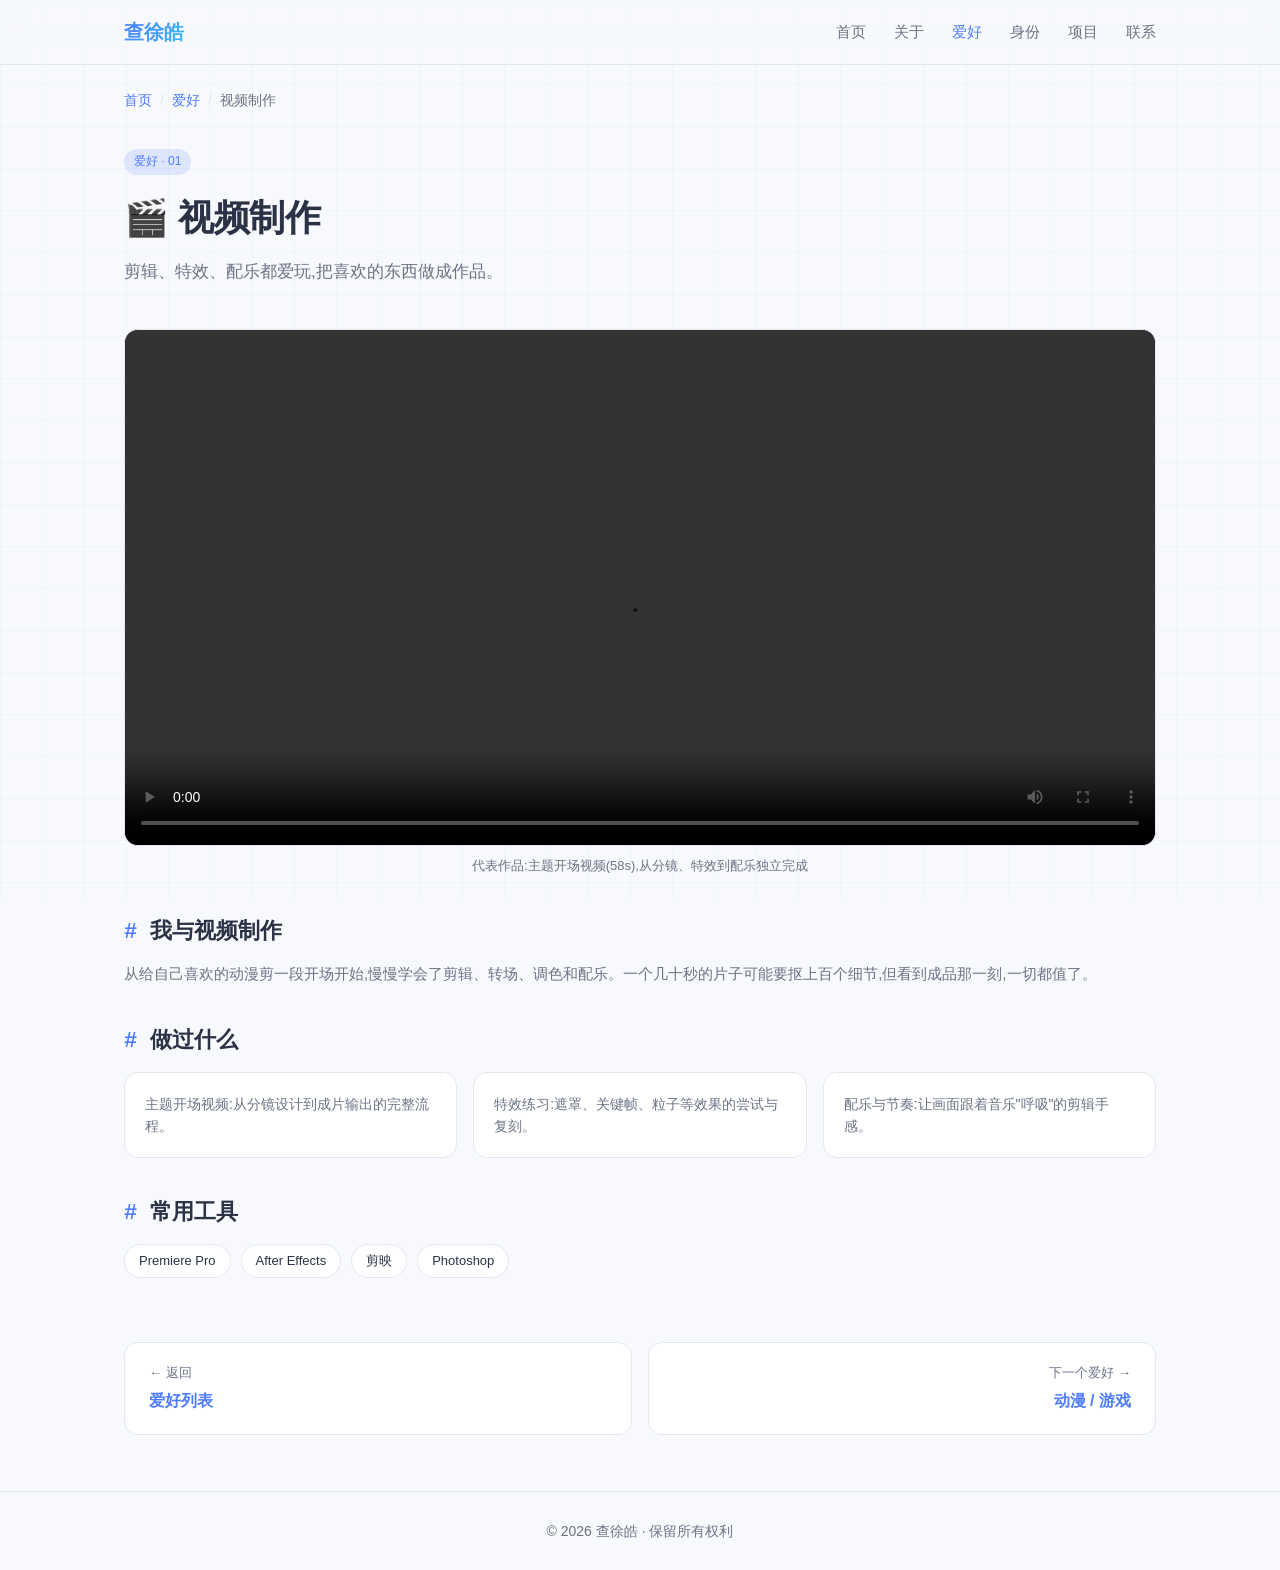
<file: hobbies/hobby-2.html>
<!DOCTYPE html>
<html lang="zh-CN">
<head>
  <meta charset="UTF-8" />
  <meta name="viewport" content="width=device-width, initial-scale=1.0" />
  <meta name="description" content="视频制作 —— 查徐皓的兴趣页。" />
  <title>视频制作 · 查徐皓的爱好</title>
  <link rel="stylesheet" href="../assets/project.css" />
</head>
<body>

  <header>
    <div class="container nav">
      <a class="logo" href="../index.html">查徐皓</a>
      <nav class="nav-links" aria-label="主导航">
        <a href="../index.html">首页</a>
        <a href="../index.html#about">关于</a>
        <a href="../index.html#hobbies" class="active">爱好</a>
        <a href="../index.html#identity">身份</a>
        <a href="../index.html#projects">项目</a>
        <a href="../index.html#contact">联系</a>
      </nav>
    </div>
  </header>

  <main class="container">
    <nav class="breadcrumb" aria-label="面包屑">
      <a href="../index.html">首页</a><span class="sep">/</span><a href="../index.html#hobbies">爱好</a><span class="sep">/</span><span>视频制作</span>
    </nav>

    <div class="detail-hero">
      <span class="tag">爱好 · 01</span>
      <h1>🎬 视频制作</h1>
      <p class="lead">剪辑、特效、配乐都爱玩,把喜欢的东西做成作品。</p>
    </div>

    <figure class="cover-video">
      <video controls preload="metadata" playsinline src="../assets/media/intro-demo-final.mp4"></video>
      <figcaption>代表作品:主题开场视频(58s),从分镜、特效到配乐独立完成</figcaption>
    </figure>

    <div class="detail-body">
      <h2>我与视频制作</h2>
      <p>从给自己喜欢的动漫剪一段开场开始,慢慢学会了剪辑、转场、调色和配乐。一个几十秒的片子可能要抠上百个细节,但看到成品那一刻,一切都值了。</p>

      <h2>做过什么</h2>
      <ul class="highlights">
        <li>主题开场视频:从分镜设计到成片输出的完整流程。</li>
        <li>特效练习:遮罩、关键帧、粒子等效果的尝试与复刻。</li>
        <li>配乐与节奏:让画面跟着音乐"呼吸"的剪辑手感。</li>
      </ul>

      <h2>常用工具</h2>
      <div class="tech-list">
        <span>Premiere Pro</span>
        <span>After Effects</span>
        <span>剪映</span>
        <span>Photoshop</span>
      </div>
    </div>

    <nav class="pager" aria-label="爱好间跳转">
      <a href="../index.html#hobbies"><div class="dir">← 返回</div><div class="name">爱好列表</div></a>
      <a href="hobby-3.html" class="next"><div class="dir">下一个爱好 →</div><div class="name">动漫 / 游戏</div></a>
    </nav>
  </main>

  <footer>
    <div class="container">© 2026 查徐皓 · 保留所有权利</div>
  </footer>

</body>
</html>
</file>
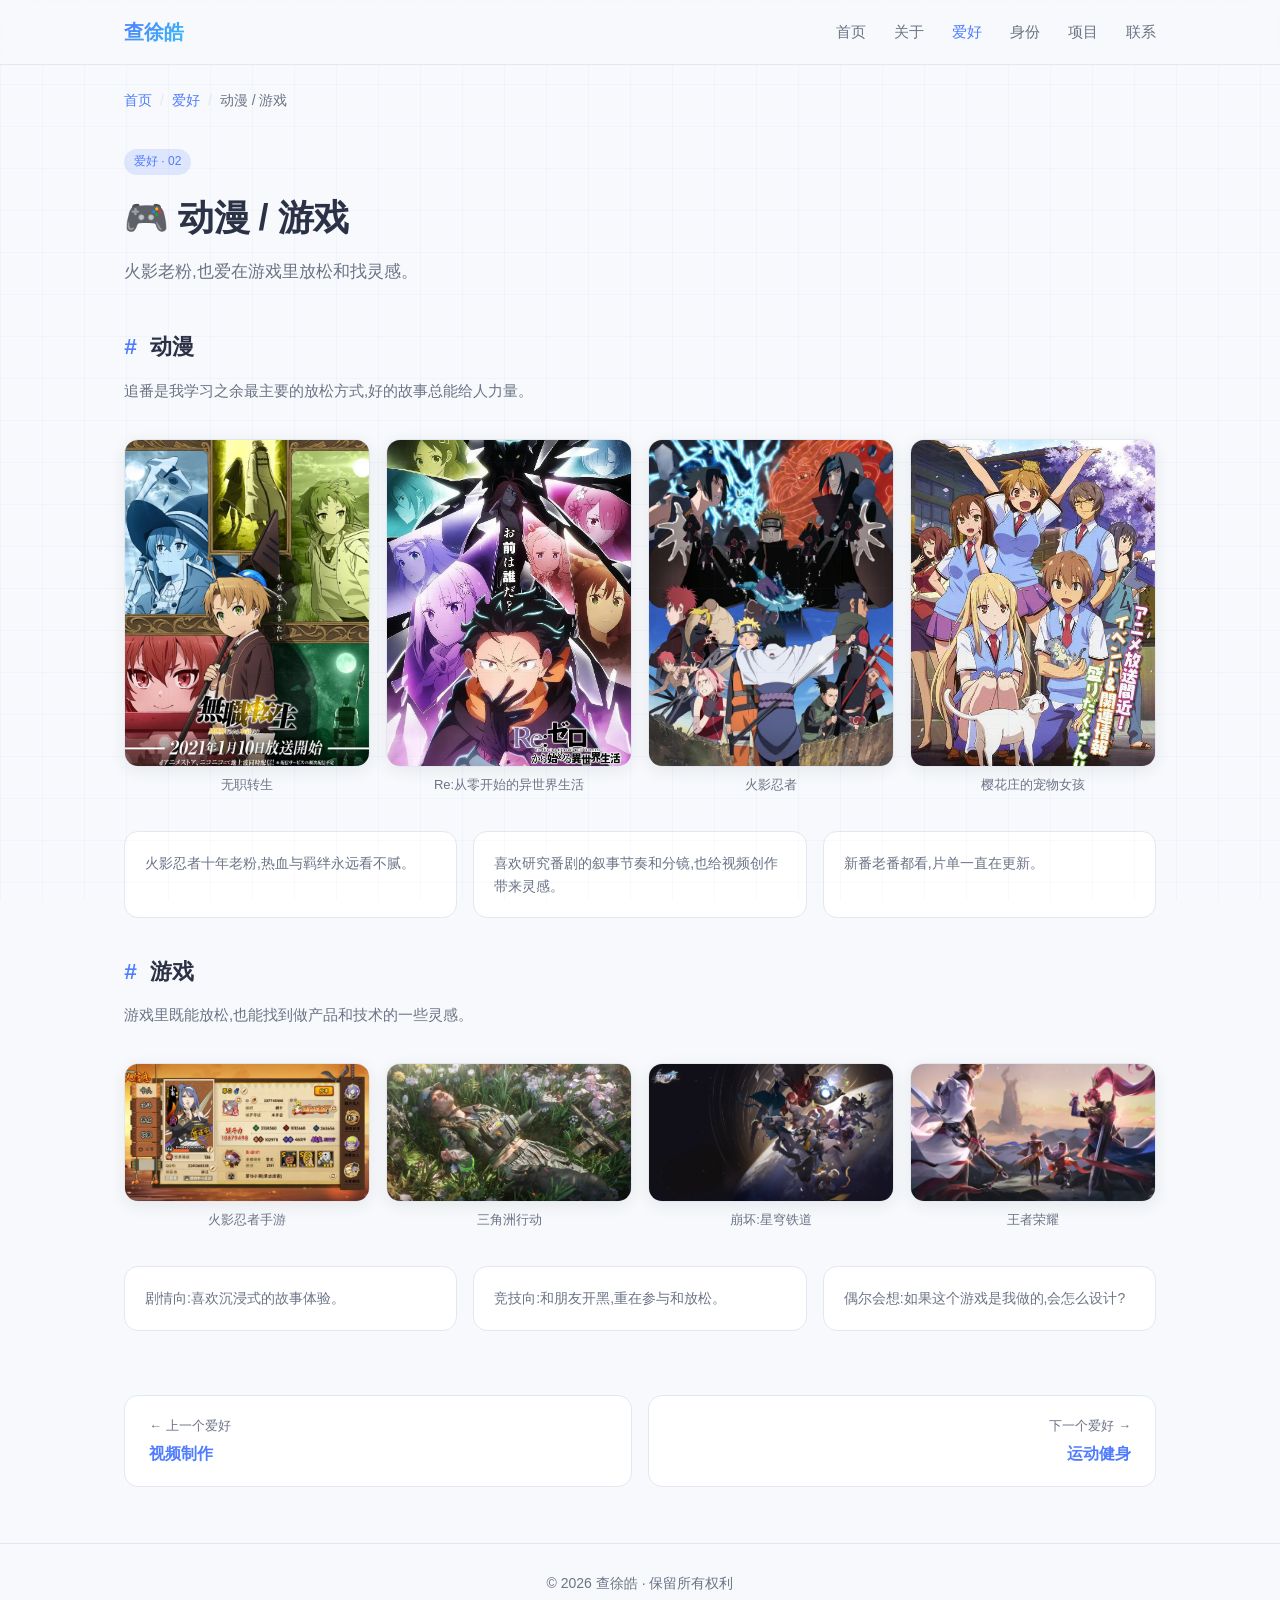
<file: hobbies/hobby-3.html>
<!DOCTYPE html>
<html lang="zh-CN">
<head>
  <meta charset="UTF-8" />
  <meta name="viewport" content="width=device-width, initial-scale=1.0" />
  <meta name="description" content="动漫与游戏 —— 查徐皓的兴趣页。" />
  <title>动漫 / 游戏 · 查徐皓的爱好</title>
  <link rel="stylesheet" href="../assets/project.css" />
</head>
<body>

  <header>
    <div class="container nav">
      <a class="logo" href="../index.html">查徐皓</a>
      <nav class="nav-links" aria-label="主导航">
        <a href="../index.html">首页</a>
        <a href="../index.html#about">关于</a>
        <a href="../index.html#hobbies" class="active">爱好</a>
        <a href="../index.html#identity">身份</a>
        <a href="../index.html#projects">项目</a>
        <a href="../index.html#contact">联系</a>
      </nav>
    </div>
  </header>

  <main class="container">
    <nav class="breadcrumb" aria-label="面包屑">
      <a href="../index.html">首页</a><span class="sep">/</span><a href="../index.html#hobbies">爱好</a><span class="sep">/</span><span>动漫 / 游戏</span>
    </nav>

    <div class="detail-hero">
      <span class="tag">爱好 · 02</span>
      <h1>🎮 动漫 / 游戏</h1>
      <p class="lead">火影老粉,也爱在游戏里放松和找灵感。</p>
    </div>

    <div class="detail-body">
      <h2>动漫</h2>
      <p>追番是我学习之余最主要的放松方式,好的故事总能给人力量。</p>
      <div class="poster-grid">
        <figure>
          <img src="../assets/media/anime-mushoku.webp" alt="无职转生 海报">
          <figcaption>无职转生</figcaption>
        </figure>
        <figure>
          <img src="../assets/media/anime-rezero.webp" alt="Re:从零开始的异世界生活 海报">
          <figcaption>Re:从零开始的异世界生活</figcaption>
        </figure>
        <figure>
          <img src="../assets/media/anime-naruto.webp" alt="火影忍者 海报">
          <figcaption>火影忍者</figcaption>
        </figure>
        <figure>
          <img src="../assets/media/anime-sakurasou.webp" alt="樱花庄的宠物女孩 海报">
          <figcaption>樱花庄的宠物女孩</figcaption>
        </figure>
      </div>
      <ul class="highlights">
        <li>火影忍者十年老粉,热血与羁绊永远看不腻。</li>
        <li>喜欢研究番剧的叙事节奏和分镜,也给视频创作带来灵感。</li>
        <li>新番老番都看,片单一直在更新。</li>
      </ul>

      <h2>游戏</h2>
      <p>游戏里既能放松,也能找到做产品和技术的一些灵感。</p>
      <div class="poster-grid shot-grid">
        <figure>
          <img src="../assets/media/game-naruto.webp" alt="火影忍者手游·小南登场">
          <figcaption>火影忍者手游</figcaption>
        </figure>
        <figure>
          <img src="../assets/media/game-delta.webp" alt="三角洲行动·花海场景">
          <figcaption>三角洲行动</figcaption>
        </figure>
        <figure>
          <img src="../assets/media/game-starrail.webp" alt="崩坏:星穹铁道 主视觉图">
          <figcaption>崩坏:星穹铁道</figcaption>
        </figure>
        <figure>
          <img src="../assets/media/game-honor.webp" alt="王者荣耀 宣传画">
          <figcaption>王者荣耀</figcaption>
        </figure>
      </div>
      <ul class="highlights">
        <li>剧情向:喜欢沉浸式的故事体验。</li>
        <li>竞技向:和朋友开黑,重在参与和放松。</li>
        <li>偶尔会想:如果这个游戏是我做的,会怎么设计?</li>
      </ul>
    </div>

    <nav class="pager" aria-label="爱好间跳转">
      <a href="hobby-2.html"><div class="dir">← 上一个爱好</div><div class="name">视频制作</div></a>
      <a href="hobby-4.html" class="next"><div class="dir">下一个爱好 →</div><div class="name">运动健身</div></a>
    </nav>
  </main>

  <footer>
    <div class="container">© 2026 查徐皓 · 保留所有权利</div>
  </footer>

</body>
</html>
</file>
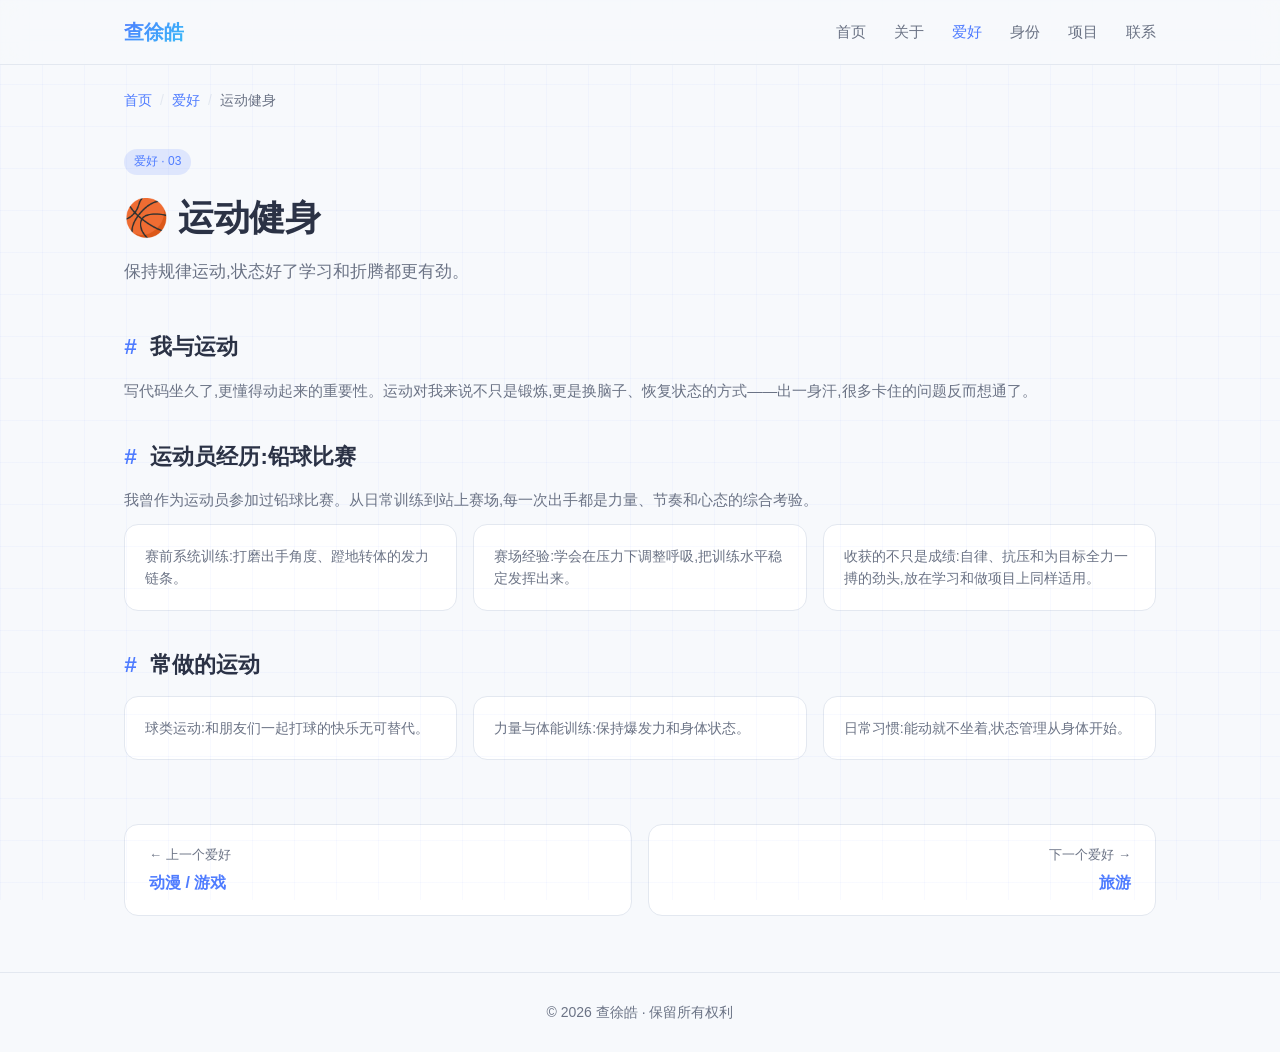
<file: hobbies/hobby-4.html>
<!DOCTYPE html>
<html lang="zh-CN">
<head>
  <meta charset="UTF-8" />
  <meta name="viewport" content="width=device-width, initial-scale=1.0" />
  <meta name="description" content="运动健身 —— 查徐皓的兴趣页。" />
  <title>运动健身 · 查徐皓的爱好</title>
  <link rel="stylesheet" href="../assets/project.css" />
</head>
<body>

  <header>
    <div class="container nav">
      <a class="logo" href="../index.html">查徐皓</a>
      <nav class="nav-links" aria-label="主导航">
        <a href="../index.html">首页</a>
        <a href="../index.html#about">关于</a>
        <a href="../index.html#hobbies" class="active">爱好</a>
        <a href="../index.html#identity">身份</a>
        <a href="../index.html#projects">项目</a>
        <a href="../index.html#contact">联系</a>
      </nav>
    </div>
  </header>

  <main class="container">
    <nav class="breadcrumb" aria-label="面包屑">
      <a href="../index.html">首页</a><span class="sep">/</span><a href="../index.html#hobbies">爱好</a><span class="sep">/</span><span>运动健身</span>
    </nav>

    <div class="detail-hero">
      <span class="tag">爱好 · 03</span>
      <h1>🏀 运动健身</h1>
      <p class="lead">保持规律运动,状态好了学习和折腾都更有劲。</p>
    </div>

    <div class="detail-body">
      <h2>我与运动</h2>
      <p>写代码坐久了,更懂得动起来的重要性。运动对我来说不只是锻炼,更是换脑子、恢复状态的方式——出一身汗,很多卡住的问题反而想通了。</p>

      <h2>运动员经历:铅球比赛</h2>
      <p>我曾作为运动员参加过铅球比赛。从日常训练到站上赛场,每一次出手都是力量、节奏和心态的综合考验。</p>
      <ul class="highlights">
        <li>赛前系统训练:打磨出手角度、蹬地转体的发力链条。</li>
        <li>赛场经验:学会在压力下调整呼吸,把训练水平稳定发挥出来。</li>
        <li>收获的不只是成绩:自律、抗压和为目标全力一搏的劲头,放在学习和做项目上同样适用。</li>
      </ul>

      <h2>常做的运动</h2>
      <ul class="highlights">
        <li>球类运动:和朋友们一起打球的快乐无可替代。</li>
        <li>力量与体能训练:保持爆发力和身体状态。</li>
        <li>日常习惯:能动就不坐着,状态管理从身体开始。</li>
      </ul>
    </div>

    <nav class="pager" aria-label="爱好间跳转">
      <a href="hobby-3.html"><div class="dir">← 上一个爱好</div><div class="name">动漫 / 游戏</div></a>
      <a href="hobby-5.html" class="next"><div class="dir">下一个爱好 →</div><div class="name">旅游</div></a>
    </nav>
  </main>

  <footer>
    <div class="container">© 2026 查徐皓 · 保留所有权利</div>
  </footer>

</body>
</html>
</file>
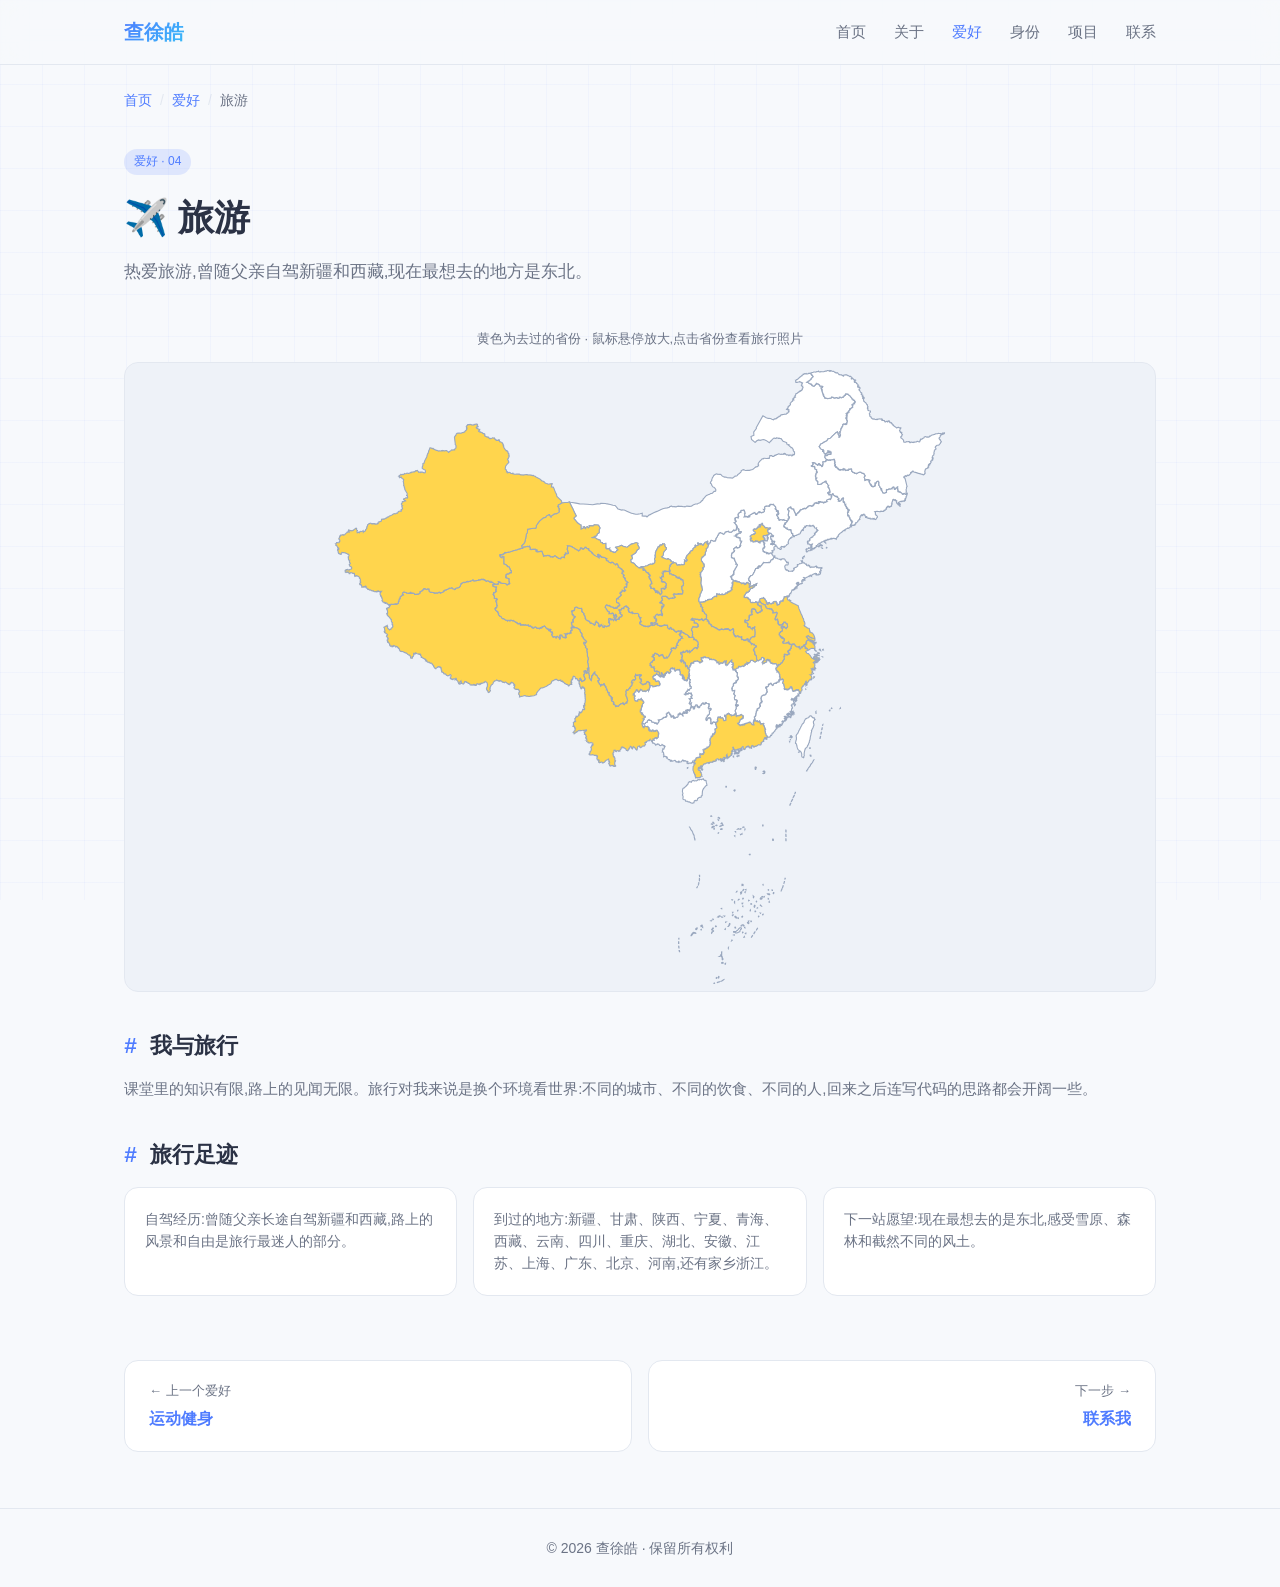
<file: hobbies/hobby-5.html>
<!DOCTYPE html>
<html lang="zh-CN">
<head>
  <meta charset="UTF-8" />
  <meta name="viewport" content="width=device-width, initial-scale=1.0" />
  <meta name="description" content="旅游 —— 查徐皓的兴趣页。" />
  <title>旅游 · 查徐皓的爱好</title>
  <link rel="stylesheet" href="../assets/project.css" />
</head>
<body>

  <header>
    <div class="container nav">
      <a class="logo" href="../index.html">查徐皓</a>
      <nav class="nav-links" aria-label="主导航">
        <a href="../index.html">首页</a>
        <a href="../index.html#about">关于</a>
        <a href="../index.html#hobbies" class="active">爱好</a>
        <a href="../index.html#identity">身份</a>
        <a href="../index.html#projects">项目</a>
        <a href="../index.html#contact">联系</a>
      </nav>
    </div>
  </header>

  <main class="container">
    <nav class="breadcrumb" aria-label="面包屑">
      <a href="../index.html">首页</a><span class="sep">/</span><a href="../index.html#hobbies">爱好</a><span class="sep">/</span><span>旅游</span>
    </nav>

    <div class="detail-hero">
      <span class="tag">爱好 · 04</span>
      <h1>✈️ 旅游</h1>
      <p class="lead">热爱旅游,曾随父亲自驾新疆和西藏,现在最想去的地方是东北。</p>
    </div>

    <div class="china-map-wrap">
      <p class="map-tip">黄色为去过的省份 · 鼠标悬停放大,点击省份查看旅行照片</p>
      <div class="map-stage">
        <svg id="china-map" role="img" aria-label="中国地图,标注我去过的省份"></svg>
        <div class="spot-panel" id="spot-panel" hidden>
          <button class="spot-close" id="spot-close" aria-label="关闭">×</button>
          <h3 id="spot-name"></h3>
          <div id="spot-body"></div>
        </div>
      </div>
    </div>

    <div class="detail-body">
      <h2>我与旅行</h2>
      <p>课堂里的知识有限,路上的见闻无限。旅行对我来说是换个环境看世界:不同的城市、不同的饮食、不同的人,回来之后连写代码的思路都会开阔一些。</p>

      <h2>旅行足迹</h2>
      <ul class="highlights">
        <li>自驾经历:曾随父亲长途自驾新疆和西藏,路上的风景和自由是旅行最迷人的部分。</li>
        <li>到过的地方:新疆、甘肃、陕西、宁夏、青海、西藏、云南、四川、重庆、湖北、安徽、江苏、上海、广东、北京、河南,还有家乡浙江。</li>
        <li>下一站愿望:现在最想去的是东北,感受雪原、森林和截然不同的风土。</li>
      </ul>
    </div>

    <nav class="pager" aria-label="爱好间跳转">
      <a href="hobby-4.html"><div class="dir">← 上一个爱好</div><div class="name">运动健身</div></a>
      <a href="../index.html#contact" class="next"><div class="dir">下一步 →</div><div class="name">联系我</div></a>
    </nav>
  </main>

  <footer>
    <div class="container">© 2026 查徐皓 · 保留所有权利</div>
  </footer>

  <script src="../assets/media/china-provinces.js"></script>
  <script>
  (function () {
    var VISITED = ['浙江省', '河南省', '新疆维吾尔自治区', '甘肃省', '陕西省', '宁夏回族自治区', '青海省', '西藏自治区', '云南省', '四川省', '重庆市', '湖北省', '安徽省', '江苏省', '上海市', '广东省', '北京市'];
    var TRAVEL_PHOTOS = {
      '浙江': ['../assets/media/travel/zhejiang-1.jpg'],
      '云南': ['../assets/media/travel/yunnan-1.jpg'],
      '湖北': ['../assets/media/travel/hubei-1.jpg'],
      '四川': ['../assets/media/travel/sichuan-1.jpg', '../assets/media/travel/sichuan-2.jpg'],
      '上海': ['../assets/media/travel/shanghai-1.jpg'],
      '西藏': ['../assets/media/travel/xizang-1.jpg'],
      '江苏': ['../assets/media/travel/jiangsu-1.jpg']
    };

    var shortName = function (n) {
      return n.replace(/(维吾尔自治区|壮族自治区|回族自治区|特别行政区|自治区|省|市)$/, '');
    };
    var visitedSet = {};
    VISITED.forEach(function (p) { visitedSet[p] = true; });

    var geo = window.CHINA_PROVINCES;
    var features = geo.features.filter(function (f) { return f.geometry; });

    var LAT0 = 36 * Math.PI / 180, KX = Math.cos(LAT0);
    var minX = Infinity, minY = Infinity, maxX = -Infinity, maxY = -Infinity;
    var px = function (c) { return [c[0] * KX, -c[1]]; };
    features.forEach(function (f) {
      var polys = f.geometry.type === 'Polygon' ? [f.geometry.coordinates] : f.geometry.coordinates;
      polys.forEach(function (p) { p.forEach(function (ring) { ring.forEach(function (c) {
        var q = px(c);
        if (q[0] < minX) minX = q[0]; if (q[0] > maxX) maxX = q[0];
        if (q[1] < minY) minY = q[1]; if (q[1] > maxY) maxY = q[1];
      }); }); });
    });
    var W = 1000, pad = 12;
    var s = (W - pad * 2) / (maxX - minX);
    var H = (maxY - minY) * s + pad * 2;
    var proj = function (c) { var q = px(c); return [(q[0] - minX) * s + pad, (q[1] - minY) * s + pad]; };

    var svg = document.getElementById('china-map');
    svg.setAttribute('viewBox', '0 0 ' + W + ' ' + H);
    svg.setAttribute('style', 'height:auto;max-height:70vh');
    var NS = 'http://www.w3.org/2000/svg';

    var panel = document.getElementById('spot-panel');
    var spotName = document.getElementById('spot-name');
    var spotBody = document.getElementById('spot-body');

    document.getElementById('spot-close').addEventListener('click', function (e) {
      e.stopPropagation();
      panel.hidden = true;
      var old = svg.querySelector('.province.active');
      if (old) old.classList.remove('active');
    });
    document.querySelector('.map-stage').addEventListener('click', function (e) {
      if (e.target === svg) {
        panel.hidden = true;
        var old = svg.querySelector('.province.active');
        if (old) old.classList.remove('active');
      }
    });

    function showAt(path, name) {
      var sn = shortName(name);
      if (!visitedSet[name]) {
        spotName.textContent = sn;
        spotBody.innerHTML = '<div class="spot-empty">🚫 区域尚未探索</div>';
      } else if (TRAVEL_PHOTOS[sn]) {
        spotName.textContent = sn;
        spotBody.innerHTML = '';
        TRAVEL_PHOTOS[sn].forEach(function (src, idx) {
          var img = document.createElement('img');
          img.src = src;
          img.alt = sn + ' 的旅行照片 ' + (idx + 1);
          img.loading = 'lazy';
          spotBody.appendChild(img);
        });
      } else {
        spotName.textContent = sn;
        spotBody.innerHTML = '<div class="spot-empty">📷 哎呀,本人好像不太爱拍照</div>';
      }
      panel.hidden = false;
      var b = path.getBBox();
      var left = ((b.x + b.width / 2) / W) * 100;
      var top = ((b.y + b.height / 2) / H) * 100;
      left = Math.min(Math.max(left, 26), 74);
      panel.style.left = left + '%';
      panel.style.top = top + '%';
      panel.classList.toggle('below', top < 45);
      panel.style.marginLeft = '0px';
      panel.style.marginTop = '0px';
      var sr = panel.parentNode.getBoundingClientRect();
      var pr = panel.getBoundingClientRect();
      var dx = 0, dy = 0;
      if (pr.left < sr.left + 4) dx = sr.left + 4 - pr.left;
      else if (pr.right > sr.right - 4) dx = sr.right - 4 - pr.right;
      if (pr.top < sr.top + 4) dy = sr.top + 4 - pr.top;
      else if (pr.bottom > sr.bottom - 4) dy = sr.bottom - 4 - pr.bottom;
      panel.style.marginLeft = dx + 'px';
      panel.style.marginTop = dy + 'px';
    }

    features.forEach(function (f) {
      var name = f.properties.name;
      var isBorder = !name;
      var d = '';
      var polys = f.geometry.type === 'Polygon' ? [f.geometry.coordinates] : f.geometry.coordinates;
      polys.forEach(function (p) { p.forEach(function (ring) {
        d += 'M' + ring.map(function (c) { var q = proj(c); return q[0].toFixed(1) + ',' + q[1].toFixed(1); }).join('L') + 'Z';
      }); });
      var path = document.createElementNS(NS, 'path');
      path.setAttribute('d', d);
      path.setAttribute('fill-rule', 'evenodd');
      path.setAttribute('class', isBorder ? 'map-border' : (visitedSet[name] ? 'province visited' : 'province'));
      if (!isBorder) {
        var t = document.createElementNS(NS, 'title');
        t.textContent = name + (visitedSet[name] ? '(去过)' : '');
        path.appendChild(t);
        path.addEventListener('click', function () {
          var old = svg.querySelector('.province.active');
          if (old) old.classList.remove('active');
          path.classList.add('active');
          showAt(path, name);
        });
      }
      svg.appendChild(path);
    });
  })();
  </script>

</body>
</html>
</file>
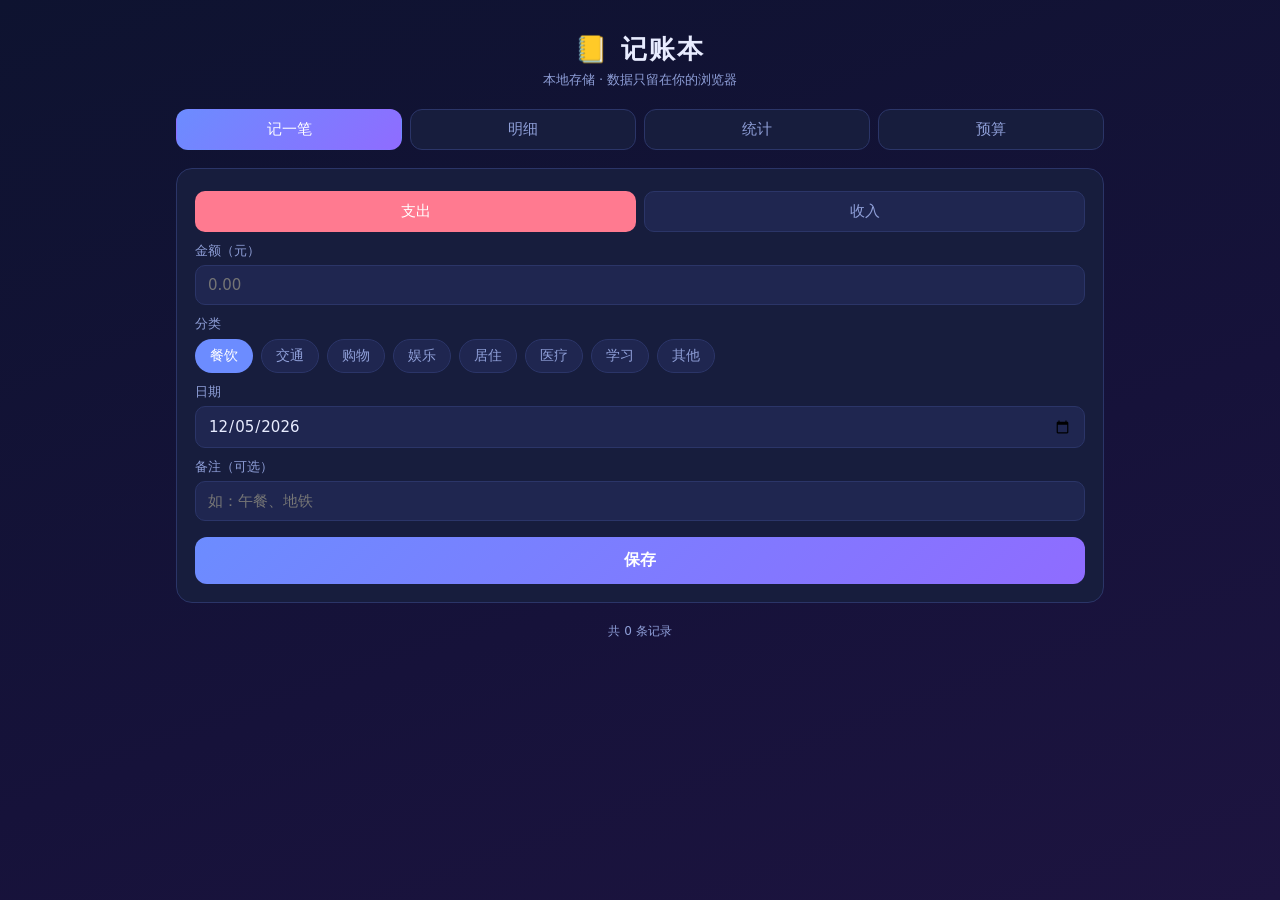
<file: projects/jizhangben.html>
<!DOCTYPE html>
<html lang="zh-CN">
<head>
<meta charset="UTF-8">
<meta name="viewport" content="width=device-width, initial-scale=1.0">
<title>记账本</title>
<style>
  :root {
    --bg: #0e1330; --panel: #171d3d; --panel2: #1f2650; --line: #2b3568;
    --text: #e8ecff; --muted: #8f9fd8; --accent: #6c8cff; --accent2: #8f6cff;
    --expense: #ff7a90; --income: #4ecdc4; --warn: #ffb86c;
  }
  * { box-sizing: border-box; margin: 0; padding: 0; }
  body {
    font-family: "Microsoft YaHei", system-ui, sans-serif;
    background: linear-gradient(160deg, #0e1330, #16123a 60%, #1d1440);
    color: var(--text); min-height: 100vh; padding-bottom: 40px;
  }
  .wrap { max-width: 960px; margin: 0 auto; padding: 20px 16px; }
  header { text-align: center; padding: 12px 0 20px; }
  header h1 { font-size: 26px; letter-spacing: 2px; }
  header p { color: var(--muted); font-size: 13px; margin-top: 4px; }
  .tabs { display: flex; gap: 8px; margin-bottom: 18px; flex-wrap: wrap; }
  .tab {
    flex: 1; min-width: 80px; text-align: center; padding: 10px; cursor: pointer;
    background: var(--panel); border: 1px solid var(--line); border-radius: 12px;
    color: var(--muted); font-size: 15px; transition: .2s; user-select: none;
  }
  .tab.active { background: linear-gradient(135deg, var(--accent), var(--accent2)); color: #fff; border-color: transparent; }
  .card { background: var(--panel); border: 1px solid var(--line); border-radius: 16px; padding: 18px; margin-bottom: 16px; }
  .card h2 { font-size: 16px; margin-bottom: 14px; color: var(--text); font-weight: 600; }
  label { display: block; font-size: 13px; color: var(--muted); margin: 10px 0 5px; }
  input, select, textarea {
    width: 100%; padding: 10px 12px; background: var(--panel2); border: 1px solid var(--line);
    border-radius: 10px; color: var(--text); font-size: 15px; font-family: inherit;
  }
  input:focus, select:focus { outline: none; border-color: var(--accent); }
  .row { display: flex; gap: 12px; }
  .row > div { flex: 1; }
  .seg { display: flex; gap: 8px; margin-top: 4px; }
  .seg button {
    flex: 1; padding: 10px; border-radius: 10px; border: 1px solid var(--line);
    background: var(--panel2); color: var(--muted); cursor: pointer; font-size: 15px;
  }
  .seg button.on-expense { background: var(--expense); color: #fff; border-color: transparent; }
  .seg button.on-income { background: var(--income); color: #fff; border-color: transparent; }
  .cats { display: flex; flex-wrap: wrap; gap: 8px; margin-top: 6px; }
  .cat { padding: 7px 14px; border-radius: 20px; background: var(--panel2); border: 1px solid var(--line); color: var(--muted); cursor: pointer; font-size: 14px; }
  .cat.active { background: var(--accent); color: #fff; border-color: transparent; }
  .btn {
    width: 100%; margin-top: 16px; padding: 13px; border: none; border-radius: 12px; cursor: pointer;
    background: linear-gradient(135deg, var(--accent), var(--accent2)); color: #fff; font-size: 16px; font-weight: 600;
  }
  .btn.ghost { background: var(--panel2); border: 1px solid var(--line); color: var(--text); }
  .btn.danger { background: transparent; border: 1px solid var(--expense); color: var(--expense); }
  .summary { display: flex; gap: 12px; margin-bottom: 16px; }
  .sum { flex: 1; text-align: center; padding: 16px 8px; border-radius: 14px; background: var(--panel); border: 1px solid var(--line); }
  .sum .k { font-size: 12px; color: var(--muted); }
  .sum .v { font-size: 22px; font-weight: 700; margin-top: 6px; }
  .v.exp { color: var(--expense); } .v.inc { color: var(--income); }
  .month-nav { display: flex; align-items: center; justify-content: space-between; margin-bottom: 14px; }
  .month-nav button { width: auto; margin: 0; padding: 8px 14px; font-size: 14px; }
  .month-nav .cur { font-size: 18px; font-weight: 600; }
  .list-item { display: flex; align-items: center; padding: 12px 4px; border-bottom: 1px solid var(--line); gap: 12px; }
  .list-item:last-child { border-bottom: none; }
  .li-icon { width: 38px; height: 38px; border-radius: 10px; background: var(--panel2); display: flex; align-items: center; justify-content: center; font-size: 13px; color: var(--muted); flex-shrink: 0; }
  .li-main { flex: 1; min-width: 0; }
  .li-main .t { font-size: 15px; }
  .li-main .d { font-size: 12px; color: var(--muted); margin-top: 2px; }
  .li-amt { font-size: 16px; font-weight: 600; }
  .li-amt.exp { color: var(--expense); } .li-amt.inc { color: var(--income); }
  .del { color: var(--muted); cursor: pointer; padding: 6px; font-size: 18px; }
  .del:hover { color: var(--expense); }
  .empty { text-align: center; color: var(--muted); padding: 30px 0; font-size: 14px; }
  .budget-bar { height: 14px; border-radius: 7px; background: var(--panel2); overflow: hidden; margin: 8px 0; }
  .budget-fill { height: 100%; border-radius: 7px; background: linear-gradient(90deg, var(--accent), var(--accent2)); transition: width .4s; }
  .budget-fill.over { background: var(--expense); }
  .budget-info { display: flex; justify-content: space-between; font-size: 13px; color: var(--muted); }
  .warn { color: var(--warn); font-size: 13px; margin-top: 8px; }
  canvas { width: 100%; height: auto; display: block; margin-top: 8px; }
  .hidden { display: none; }
  .file-btn { display: inline-block; margin-top: 10px; }
  footer { text-align: center; color: var(--muted); font-size: 12px; margin-top: 20px; }
</style>
</head>
<body>
<div class="wrap">
  <header>
    <h1>📒 记账本</h1>
    <p>本地存储 · 数据只留在你的浏览器</p>
  </header>

  <div class="tabs">
    <div class="tab active" data-view="add">记一笔</div>
    <div class="tab" data-view="list">明细</div>
    <div class="tab" data-view="stats">统计</div>
    <div class="tab" data-view="budget">预算</div>
  </div>

  <!-- 记一笔 -->
  <section id="view-add">
    <div class="card">
      <div class="seg">
        <button id="type-expense" class="on-expense">支出</button>
        <button id="type-income">收入</button>
      </div>
      <label>金额（元）</label>
      <input id="amount" type="number" inputmode="decimal" placeholder="0.00" step="0.01" min="0">
      <label>分类</label>
      <div class="cats" id="cats"></div>
      <label>日期</label>
      <input id="date" type="date">
      <label>备注（可选）</label>
      <input id="note" type="text" placeholder="如：午餐、地铁">
      <button class="btn" id="save">保存</button>
    </div>
  </section>

  <!-- 明细 -->
  <section id="view-list" class="hidden">
    <div class="card">
      <div class="month-nav">
        <button class="btn ghost" id="list-prev">← 上月</button>
        <span class="cur" id="list-month"></span>
        <button class="btn ghost" id="list-next">下月 →</button>
      </div>
      <div id="list"></div>
    </div>
  </section>

  <!-- 统计 -->
  <section id="view-stats" class="hidden">
    <div class="summary">
      <div class="sum"><div class="k">本月支出</div><div class="v exp" id="st-exp">¥0</div></div>
      <div class="sum"><div class="k">本月收入</div><div class="v inc" id="st-inc">¥0</div></div>
      <div class="sum"><div class="k">结余</div><div class="v" id="st-bal">¥0</div></div>
    </div>
    <div class="card">
      <h2>分类支出占比</h2>
      <canvas id="pie" width="600" height="300"></canvas>
      <div id="pie-legend"></div>
    </div>
    <div class="card">
      <h2>近 7 天支出</h2>
      <canvas id="bar" width="600" height="260"></canvas>
    </div>
  </section>

  <!-- 预算 -->
  <section id="view-budget" class="hidden">
    <div class="card">
      <h2>本月预算</h2>
      <label>预算金额（元）</label>
      <input id="budget-input" type="number" inputmode="decimal" placeholder="如 3000" step="1" min="0">
      <button class="btn" id="budget-save">保存预算</button>
    </div>
    <div class="card" id="budget-card">
      <h2>预算使用情况</h2>
      <div class="budget-info"><span id="b-used">已用 ¥0</span><span id="b-total">预算 ¥0</span></div>
      <div class="budget-bar"><div class="budget-fill" id="b-fill" style="width:0%"></div></div>
      <div class="budget-info"><span id="b-pct">0%</span><span id="b-left">剩余 ¥0</span></div>
      <div id="b-warn"></div>
    </div>
    <div class="card">
      <h2>数据管理</h2>
      <p style="color:var(--muted);font-size:13px;margin-bottom:8px">导出备份为 JSON，或导入恢复。数据仅保存在本机浏览器。</p>
      <div class="row">
        <div><button class="btn ghost" id="export">导出 JSON</button></div>
        <div><label class="btn ghost file-btn">导入 JSON<input id="import" type="file" accept="application/json" hidden></label></div>
      </div>
      <button class="btn danger" id="clear">清空所有数据</button>
    </div>
  </section>

  <footer>共 <span id="count">0</span> 条记录</footer>
</div>

<script>
const CATS = {
  expense: ['餐饮', '交通', '购物', '娱乐', '居住', '医疗', '学习', '其他'],
  income: ['工资', '奖金', '兼职', '投资', '其他'],
};
const COLORS = ['#6c8cff', '#8f6cff', '#4ecdc4', '#ffb86c', '#ff7a90', '#5ad1e6', '#a0e57c', '#d980fa'];
const KEY = 'jizhang_data_v1';

let state = load();
let type = 'expense';
let activeCat = CATS.expense[0];
let listMonth = currentMonth();

function load() {
  try {
    const raw = localStorage.getItem(KEY);
    if (raw) return JSON.parse(raw);
  } catch (e) {}
  return { items: [], budget: 0 };
}
function save() { localStorage.setItem(KEY, JSON.stringify(state)); }
function currentMonth() { const d = new Date(); return `${d.getFullYear()}-${String(d.getMonth() + 1).padStart(2, '0')}`; }
function today() { return new Date().toISOString().slice(0, 10); }
function money(n) { return '¥' + Number(n).toFixed(2); }
function monthItems(m) { return state.items.filter(i => i.date.startsWith(m)); }

function renderCats() {
  const el = document.getElementById('cats');
  el.innerHTML = '';
  CATS[type].forEach(c => {
    const d = document.createElement('div');
    d.className = 'cat' + (c === activeCat ? ' active' : '');
    d.textContent = c;
    d.onclick = () => { activeCat = c; renderCats(); };
    el.appendChild(d);
  });
}

function setType(t) {
  type = t;
  activeCat = CATS[t][0];
  document.getElementById('type-expense').className = t === 'expense' ? 'on-expense' : '';
  document.getElementById('type-income').className = t === 'income' ? 'on-income' : '';
  renderCats();
}

document.getElementById('type-expense').onclick = () => setType('expense');
document.getElementById('type-income').onclick = () => setType('income');

document.getElementById('save').onclick = () => {
  const amount = parseFloat(document.getElementById('amount').value);
  const date = document.getElementById('date').value || today();
  if (!amount || amount <= 0) { alert('请输入有效金额'); return; }
  state.items.push({
    id: Date.now() + Math.random().toString(36).slice(2, 6),
    type, amount, category: activeCat, date,
    note: document.getElementById('note').value.trim(),
  });
  save();
  document.getElementById('amount').value = '';
  document.getElementById('note').value = '';
  switchView('list');
};

function switchView(v) {
  ['add', 'list', 'stats', 'budget'].forEach(x => {
    document.getElementById('view-' + x).classList.toggle('hidden', x !== v);
  });
  document.querySelectorAll('.tab').forEach(t => t.classList.toggle('active', t.dataset.view === v));
  if (v === 'list') renderList();
  if (v === 'stats') renderStats();
  if (v === 'budget') renderBudget();
  document.getElementById('count').textContent = state.items.length;
}
document.querySelectorAll('.tab').forEach(t => t.onclick = () => switchView(t.dataset.view));

function renderList() {
  document.getElementById('list-month').textContent = listMonth;
  const items = monthItems(listMonth).sort((a, b) => b.date.localeCompare(a.date) || b.id - a.id);
  const el = document.getElementById('list');
  if (!items.length) { el.innerHTML = '<div class="empty">这个月还没有记录</div>'; return; }
  el.innerHTML = '';
  items.forEach(i => {
    const row = document.createElement('div');
    row.className = 'list-item';
    row.innerHTML = `
      <div class="li-icon">${i.category}</div>
      <div class="li-main"><div class="t">${i.note || i.category}</div><div class="d">${i.date}</div></div>
      <div class="li-amt ${i.type === 'expense' ? 'exp' : 'inc'}">${i.type === 'expense' ? '-' : '+'}${Number(i.amount).toFixed(2)}</div>
      <div class="del" title="删除">×</div>`;
    row.querySelector('.del').onclick = () => {
      if (confirm('删除这条记录？')) {
        state.items = state.items.filter(x => x.id !== i.id);
        save(); renderList();
        document.getElementById('count').textContent = state.items.length;
      }
    };
    el.appendChild(row);
  });
}
document.getElementById('list-prev').onclick = () => { listMonth = shiftMonth(listMonth, -1); renderList(); };
document.getElementById('list-next').onclick = () => { listMonth = shiftMonth(listMonth, 1); renderList(); };
function shiftMonth(m, d) {
  const [y, mo] = m.split('-').map(Number);
  const dt = new Date(y, mo - 1 + d, 1);
  return `${dt.getFullYear()}-${String(dt.getMonth() + 1).padStart(2, '0')}`;
}

function renderStats() {
  const items = monthItems(currentMonth());
  const exp = items.filter(i => i.type === 'expense').reduce((s, i) => s + i.amount, 0);
  const inc = items.filter(i => i.type === 'income').reduce((s, i) => s + i.amount, 0);
  document.getElementById('st-exp').textContent = money(exp);
  document.getElementById('st-inc').textContent = money(inc);
  document.getElementById('st-bal').textContent = money(inc - exp);
  drawPie(items.filter(i => i.type === 'expense'));
  drawBar();
}

function drawPie(expenses) {
  const cv = document.getElementById('pie');
  const ctx = cv.getContext('2d');
  ctx.clearRect(0, 0, cv.width, cv.height);
  const legend = document.getElementById('pie-legend');
  const byCat = {};
  expenses.forEach(i => byCat[i.category] = (byCat[i.category] || 0) + i.amount);
  const entries = Object.entries(byCat).sort((a, b) => b[1] - a[1]);
  const total = entries.reduce((s, e) => s + e[1], 0);
  if (!total) {
    ctx.fillStyle = '#8f9fd8'; ctx.font = '16px sans-serif'; ctx.textAlign = 'center';
    ctx.fillText('本月暂无支出', cv.width / 2, cv.height / 2);
    legend.innerHTML = ''; return;
  }
  const cx = 150, cy = 150, r = 110;
  let ang = -Math.PI / 2;
  entries.forEach(([cat, val], idx) => {
    const slice = val / total * Math.PI * 2;
    ctx.beginPath(); ctx.moveTo(cx, cy);
    ctx.arc(cx, cy, r, ang, ang + slice); ctx.closePath();
    ctx.fillStyle = COLORS[idx % COLORS.length]; ctx.fill();
    ang += slice;
  });
  ctx.beginPath(); ctx.arc(cx, cy, 55, 0, Math.PI * 2); ctx.fillStyle = '#171d3d'; ctx.fill();
  ctx.fillStyle = '#e8ecff'; ctx.font = 'bold 15px sans-serif'; ctx.textAlign = 'center';
  ctx.fillText('支出', cx, cy - 4); ctx.font = '13px sans-serif';
  ctx.fillText(money(total), cx, cy + 16);
  legend.innerHTML = entries.map(([cat, val], idx) =>
    `<div style="display:flex;align-items:center;gap:8px;margin:6px 0;font-size:13px">
      <span style="width:12px;height:12px;border-radius:3px;background:${COLORS[idx % COLORS.length]}"></span>
      <span style="flex:1">${cat}</span>
      <span style="color:var(--muted)">${(val / total * 100).toFixed(1)}%</span>
      <span>${money(val)}</span>
    </div>`).join('');
}

function drawBar() {
  const cv = document.getElementById('bar');
  const ctx = cv.width ? cv.getContext('2d') : null;
  ctx.clearRect(0, 0, cv.width, cv.height);
  const days = [];
  for (let k = 6; k >= 0; k--) {
    const d = new Date(); d.setDate(d.getDate() - k);
    const key = d.toISOString().slice(0, 10);
    const sum = state.items.filter(i => i.type === 'expense' && i.date === key).reduce((s, i) => s + i.amount, 0);
    days.push({ label: `${d.getMonth() + 1}/${d.getDate()}`, value: sum });
  }
  const max = Math.max(...days.map(d => d.value), 1);
  const pad = 30, bw = (cv.width - pad * 2) / 7;
  const base = cv.height - 40;
  ctx.strokeStyle = '#2b3568'; ctx.beginPath(); ctx.moveTo(pad, base); ctx.lineTo(cv.width - pad, base); ctx.stroke();
  days.forEach((d, i) => {
    const h = d.value / max * (base - 30);
    const x = pad + i * bw + bw * 0.25;
    const w = bw * 0.5;
    const g = ctx.createLinearGradient(0, base - h, 0, base);
    g.addColorStop(0, '#6c8cff'); g.addColorStop(1, '#8f6cff');
    ctx.fillStyle = g;
    ctx.fillRect(x, base - h, w, h);
    ctx.fillStyle = '#8f9fd8'; ctx.font = '12px sans-serif'; ctx.textAlign = 'center';
    ctx.fillText(d.label, x + w / 2, base + 18);
    if (d.value > 0) { ctx.fillStyle = '#e8ecff'; ctx.fillText(d.value.toFixed(0), x + w / 2, base - h - 6); }
  });
}

function renderBudget() {
  const exp = monthItems(currentMonth()).filter(i => i.type === 'expense').reduce((s, i) => s + i.amount, 0);
  const budget = state.budget || 0;
  document.getElementById('budget-input').value = budget || '';
  document.getElementById('b-used').textContent = '已用 ' + money(exp);
  document.getElementById('b-total').textContent = '预算 ' + money(budget);
  const pct = budget > 0 ? Math.min(exp / budget * 100, 100) : 0;
  const fill = document.getElementById('b-fill');
  fill.style.width = pct + '%';
  fill.classList.toggle('over', budget > 0 && exp > budget);
  document.getElementById('b-pct').textContent = budget > 0 ? (exp / budget * 100).toFixed(0) + '%' : '未设置';
  const left = budget - exp;
  document.getElementById('b-left').textContent = budget > 0 ? (left >= 0 ? '剩余 ' + money(left) : '超支 ' + money(-left)) : '';
  document.getElementById('b-warn').innerHTML =
    budget > 0 && exp > budget ? '<div class="warn">⚠ 本月已超出预算，注意控制支出</div>' :
    budget > 0 && exp > budget * 0.8 ? '<div class="warn">已使用超过 80% 预算</div>' : '';
}
document.getElementById('budget-save').onclick = () => {
  const v = parseFloat(document.getElementById('budget-input').value);
  state.budget = v > 0 ? v : 0;
  save(); renderBudget();
};

document.getElementById('export').onclick = () => {
  const blob = new Blob([JSON.stringify(state, null, 2)], { type: 'application/json' });
  const a = document.createElement('a');
  a.href = URL.createObjectURL(blob);
  a.download = `记账备份-${today()}.json`;
  a.click();
  URL.revokeObjectURL(a.href);
};
document.getElementById('import').onchange = e => {
  const file = e.target.files[0];
  if (!file) return;
  const reader = new FileReader();
  reader.onload = () => {
    try {
      const data = JSON.parse(reader.result);
      if (!Array.isArray(data.items)) throw new Error('格式不正确');
      if (confirm(`导入 ${data.items.length} 条记录将覆盖当前数据，继续？`)) {
        state = { items: data.items, budget: data.budget || 0 };
        save(); switchView('list');
      }
    } catch (err) { alert('导入失败：' + err.message); }
    e.target.value = '';
  };
  reader.readAsText(file);
};
document.getElementById('clear').onclick = () => {
  if (confirm('确定清空所有记账数据？此操作不可恢复。')) {
    state = { items: [], budget: 0 };
    save(); switchView('add');
  }
};

document.getElementById('date').value = today();
setType('expense');
document.getElementById('count').textContent = state.items.length;
</script>
</body>
</html>
</file>
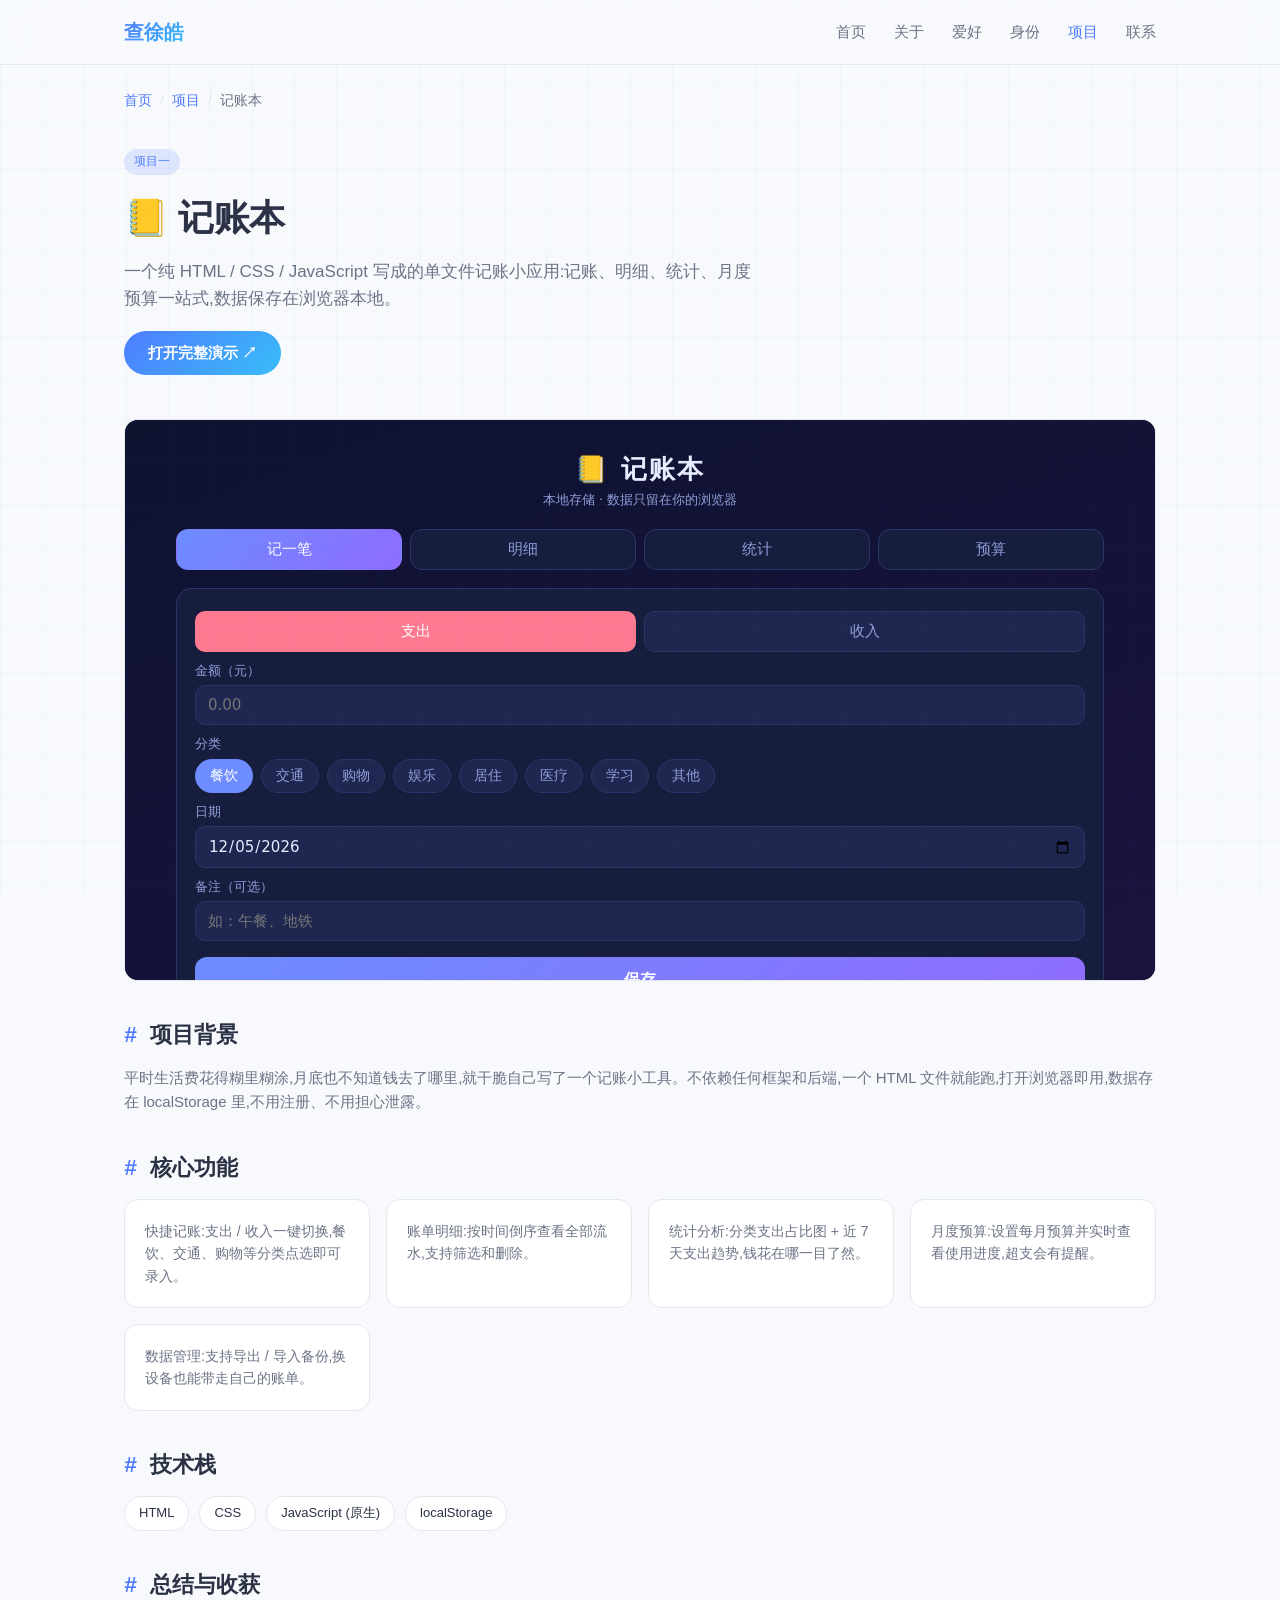
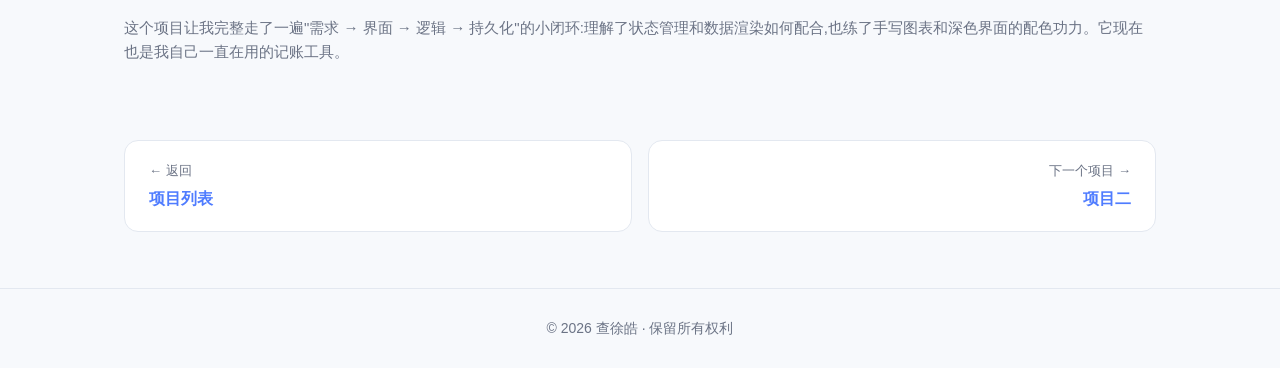
<file: projects/project-1.html>
<!DOCTYPE html>
<html lang="zh-CN">
<head>
  <meta charset="UTF-8" />
  <meta name="viewport" content="width=device-width, initial-scale=1.0" />
  <meta name="description" content="记账本 —— 查徐皓的单文件 HTML 记账小应用,纯原生技术实现。" />
  <title>记账本 · 查徐皓的作品集</title>
  <link rel="stylesheet" href="../assets/project.css" />
</head>
<body>

  <header>
    <div class="container nav">
      <a class="logo" href="../index.html">查徐皓</a>
      <nav class="nav-links" aria-label="主导航">
        <a href="../index.html">首页</a>
        <a href="../index.html#about">关于</a>
        <a href="../index.html#hobbies">爱好</a>
        <a href="../index.html#identity">身份</a>
        <a href="../index.html#projects" class="active">项目</a>
        <a href="../index.html#contact">联系</a>
      </nav>
    </div>
  </header>

  <main class="container">
    <nav class="breadcrumb" aria-label="面包屑">
      <a href="../index.html">首页</a><span class="sep">/</span><a href="../index.html#projects">项目</a><span class="sep">/</span><span>记账本</span>
    </nav>

    <div class="detail-hero">
      <span class="tag">项目一</span>
      <h1>📒 记账本</h1>
      <p class="lead">一个纯 HTML / CSS / JavaScript 写成的单文件记账小应用:记账、明细、统计、月度预算一站式,数据保存在浏览器本地。</p>
      <p><a class="btn-inline" href="jizhangben.html" target="_blank" rel="noopener">打开完整演示 ↗</a></p>
    </div>

    <div class="cover has-img">
      <iframe class="demo-frame" src="jizhangben.html" title="记账本在线演示" loading="lazy"></iframe>
    </div>

    <div class="detail-body">
      <h2>项目背景</h2>
      <p>平时生活费花得糊里糊涂,月底也不知道钱去了哪里,就干脆自己写了一个记账小工具。不依赖任何框架和后端,一个 HTML 文件就能跑,打开浏览器即用,数据存在 localStorage 里,不用注册、不用担心泄露。</p>

      <h2>核心功能</h2>
      <ul class="highlights">
        <li>快捷记账:支出 / 收入一键切换,餐饮、交通、购物等分类点选即可录入。</li>
        <li>账单明细:按时间倒序查看全部流水,支持筛选和删除。</li>
        <li>统计分析:分类支出占比图 + 近 7 天支出趋势,钱花在哪一目了然。</li>
        <li>月度预算:设置每月预算并实时查看使用进度,超支会有提醒。</li>
        <li>数据管理:支持导出 / 导入备份,换设备也能带走自己的账单。</li>
      </ul>

      <h2>技术栈</h2>
      <div class="tech-list">
        <span>HTML</span>
        <span>CSS</span>
        <span>JavaScript (原生)</span>
        <span>localStorage</span>
      </div>

      <h2>总结与收获</h2>
      <p>这个项目让我完整走了一遍"需求 → 界面 → 逻辑 → 持久化"的小闭环:理解了状态管理和数据渲染如何配合,也练了手写图表和深色界面的配色功力。它现在也是我自己一直在用的记账工具。</p>
    </div>

    <nav class="pager" aria-label="项目间跳转">
      <a href="../index.html#projects"><div class="dir">← 返回</div><div class="name">项目列表</div></a>
      <a href="project-2.html" class="next"><div class="dir">下一个项目 →</div><div class="name">项目二</div></a>
    </nav>
  </main>

  <footer>
    <div class="container">© 2026 查徐皓 · 保留所有权利</div>
  </footer>

</body>
</html>
</file>
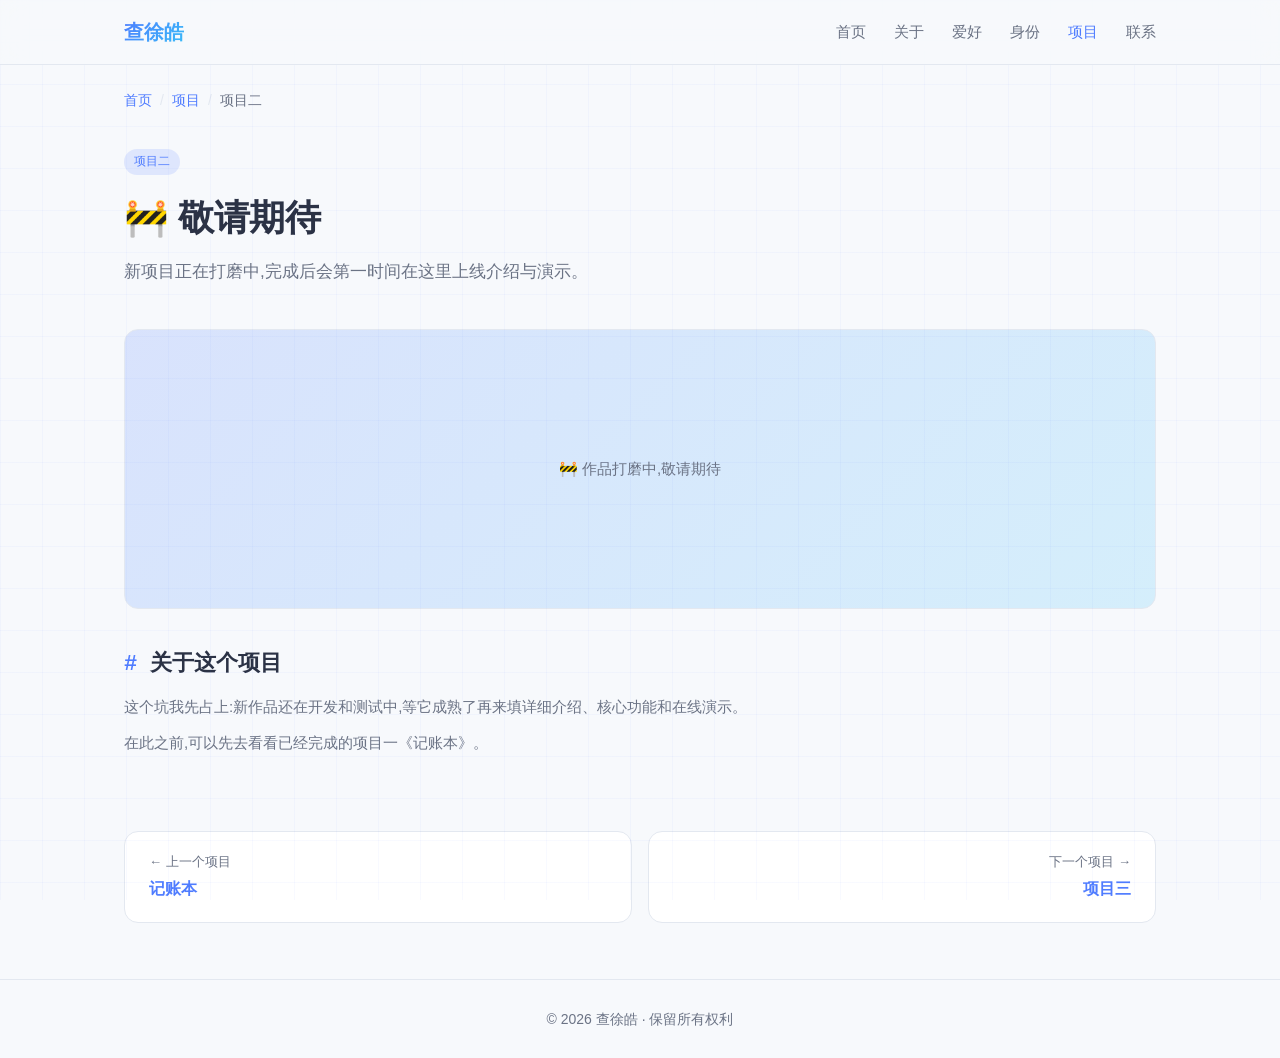
<file: projects/project-2.html>
<!DOCTYPE html>
<html lang="zh-CN">
<head>
  <meta charset="UTF-8" />
  <meta name="viewport" content="width=device-width, initial-scale=1.0" />
  <meta name="description" content="项目二详情页 —— 查徐皓的个人作品集。" />
  <title>项目二 · 查徐皓的作品集</title>
  <link rel="stylesheet" href="../assets/project.css" />
</head>
<body>

  <header>
    <div class="container nav">
      <a class="logo" href="../index.html">查徐皓</a>
      <nav class="nav-links" aria-label="主导航">
        <a href="../index.html">首页</a>
        <a href="../index.html#about">关于</a>
        <a href="../index.html#hobbies">爱好</a>
        <a href="../index.html#identity">身份</a>
        <a href="../index.html#projects" class="active">项目</a>
        <a href="../index.html#contact">联系</a>
      </nav>
    </div>
  </header>

  <main class="container">
    <nav class="breadcrumb" aria-label="面包屑">
      <a href="../index.html">首页</a><span class="sep">/</span><a href="../index.html#projects">项目</a><span class="sep">/</span><span>项目二</span>
    </nav>

    <div class="detail-hero">
      <span class="tag">项目二</span>
      <h1>🚧 敬请期待</h1>
      <p class="lead">新项目正在打磨中,完成后会第一时间在这里上线介绍与演示。</p>
    </div>

    <div class="cover">🚧 作品打磨中,敬请期待</div>

    <div class="detail-body">
      <h2>关于这个项目</h2>
      <p>这个坑我先占上:新作品还在开发和测试中,等它成熟了再来填详细介绍、核心功能和在线演示。</p>
      <p>在此之前,可以先去看看已经完成的项目一《记账本》。</p>
    </div>

    <nav class="pager" aria-label="项目间跳转">
      <a href="project-1.html"><div class="dir">← 上一个项目</div><div class="name">记账本</div></a>
      <a href="project-3.html" class="next"><div class="dir">下一个项目 →</div><div class="name">项目三</div></a>
    </nav>
  </main>

  <footer>
    <div class="container">© 2026 查徐皓 · 保留所有权利</div>
  </footer>

</body>
</html>
</file>
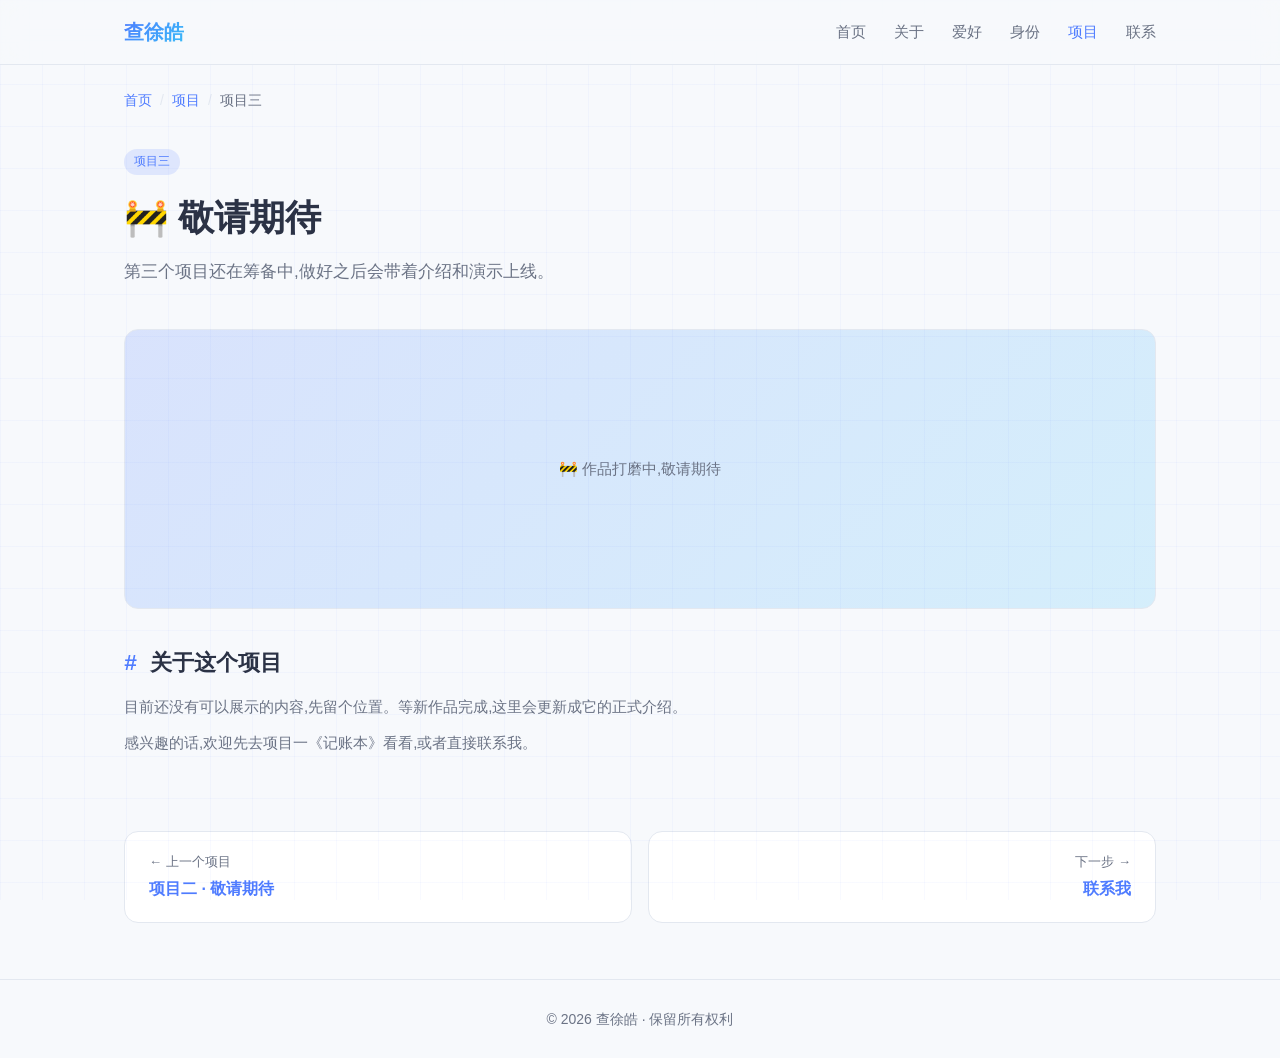
<file: projects/project-3.html>
<!DOCTYPE html>
<html lang="zh-CN">
<head>
  <meta charset="UTF-8" />
  <meta name="viewport" content="width=device-width, initial-scale=1.0" />
  <meta name="description" content="项目三详情页 —— 查徐皓的个人作品集。" />
  <title>项目三 · 查徐皓的作品集</title>
  <link rel="stylesheet" href="../assets/project.css" />
</head>
<body>

  <header>
    <div class="container nav">
      <a class="logo" href="../index.html">查徐皓</a>
      <nav class="nav-links" aria-label="主导航">
        <a href="../index.html">首页</a>
        <a href="../index.html#about">关于</a>
        <a href="../index.html#hobbies">爱好</a>
        <a href="../index.html#identity">身份</a>
        <a href="../index.html#projects" class="active">项目</a>
        <a href="../index.html#contact">联系</a>
      </nav>
    </div>
  </header>

  <main class="container">
    <nav class="breadcrumb" aria-label="面包屑">
      <a href="../index.html">首页</a><span class="sep">/</span><a href="../index.html#projects">项目</a><span class="sep">/</span><span>项目三</span>
    </nav>

    <div class="detail-hero">
      <span class="tag">项目三</span>
      <h1>🚧 敬请期待</h1>
      <p class="lead">第三个项目还在筹备中,做好之后会带着介绍和演示上线。</p>
    </div>

    <div class="cover">🚧 作品打磨中,敬请期待</div>

    <div class="detail-body">
      <h2>关于这个项目</h2>
      <p>目前还没有可以展示的内容,先留个位置。等新作品完成,这里会更新成它的正式介绍。</p>
      <p>感兴趣的话,欢迎先去项目一《记账本》看看,或者直接联系我。</p>
    </div>

    <nav class="pager" aria-label="项目间跳转">
      <a href="project-2.html"><div class="dir">← 上一个项目</div><div class="name">项目二 · 敬请期待</div></a>
      <a href="../index.html#contact" class="next"><div class="dir">下一步 →</div><div class="name">联系我</div></a>
    </nav>
  </main>

  <footer>
    <div class="container">© 2026 查徐皓 · 保留所有权利</div>
  </footer>

</body>
</html>
</file>
<file: assets/project.css>
/* 项目详情页共享样式 */
:root {
  --bg: #f7f9fc;
  --bg-soft: #eef2f8;
  --card: #ffffff;
  --text: #2b3245;
  --text-muted: #6b7385;
  --accent: #4f7cff;
  --accent-2: #38bdf8;
  --border: #e3e8f0;
  --radius: 14px;
  --header-h: 64px;
}

* { margin: 0; padding: 0; box-sizing: border-box; }

html { scroll-behavior: smooth; }

body {
  font-family: "PingFang SC", "Microsoft YaHei", -apple-system, "Segoe UI", sans-serif;
  background: var(--bg);
  color: var(--text);
  line-height: 1.6;
  overflow-x: hidden;
}

a { color: inherit; text-decoration: none; }

::selection { background: rgba(79, 124, 255, 0.3); color: #fff; }

/* 淡金色网格底纹 */
body::before {
  content: "";
  position: fixed;
  inset: 0;
  background-image:
    linear-gradient(rgba(79, 124, 255, 0.04) 1px, transparent 1px),
    linear-gradient(90deg, rgba(79, 124, 255, 0.04) 1px, transparent 1px);
  background-size: 42px 42px;
  pointer-events: none;
  z-index: 0;
}

.container { max-width: 1080px; margin: 0 auto; padding: 0 24px; }

header {
  position: sticky;
  top: 0;
  z-index: 100;
  backdrop-filter: blur(12px);
  background: rgba(247, 249, 252, 0.8);
  border-bottom: 1px solid var(--border);
}
.nav {
  display: flex;
  align-items: center;
  justify-content: space-between;
  height: var(--header-h);
}
.logo {
  font-size: 20px;
  font-weight: 700;
  background: linear-gradient(135deg, var(--accent), var(--accent-2));
  -webkit-background-clip: text;
  background-clip: text;
  -webkit-text-fill-color: transparent;
}
.nav-links { display: flex; gap: 28px; }
.nav-links a {
  color: var(--text-muted);
  font-size: 15px;
  transition: color 0.2s;
}
.nav-links a:hover { color: var(--text); }
.nav-links a.active { color: var(--accent); }

.breadcrumb {
  padding: 24px 0 0;
  font-size: 14px;
  color: var(--text-muted);
}
.breadcrumb a { color: var(--accent); }
.breadcrumb a:hover { text-decoration: underline; }
.breadcrumb .sep { margin: 0 8px; color: var(--border); }

.detail-hero { padding: 36px 0 8px; }
.tag {
  display: inline-block;
  font-size: 12px;
  padding: 3px 10px;
  border-radius: 999px;
  background: rgba(79, 124, 255, 0.15);
  color: var(--accent);
  margin-bottom: 14px;
}
.detail-hero h1 {
  font-size: 36px;
  font-weight: 800;
  letter-spacing: -0.5px;
  margin-bottom: 12px;
}
.detail-hero .lead { color: var(--text-muted); font-size: 17px; max-width: 640px; }

.cover {
  margin: 36px 0;
  border-radius: var(--radius);
  border: 1px solid var(--border);
  background: linear-gradient(135deg, rgba(79, 124, 255, 0.18), rgba(56, 189, 248, 0.18));
  min-height: 280px;
  display: flex;
  align-items: center;
  justify-content: center;
  color: var(--text-muted);
  font-size: 15px;
}

/* 真实图片封面 */
.cover.has-img {
  display: block;
  overflow: hidden;
  min-height: 0;
  background: var(--bg-soft);
}
.cover.has-img img {
  display: block;
  width: 100%;
  height: 320px;
  object-fit: cover;
}
.cover.has-img img.full { height: auto; }

/* 项目在线演示 iframe */
.demo-frame {
  display: block;
  width: 100%;
  height: 560px;
  border: none;
  background: #0e1330;
}
.btn-inline {
  display: inline-block;
  margin-top: 18px;
  padding: 10px 24px;
  border-radius: 999px;
  background: linear-gradient(135deg, var(--accent), var(--accent-2));
  color: #fff;
  font-size: 15px;
  font-weight: 600;
  transition: transform 0.2s;
}
.btn-inline:hover { transform: translateY(-2px); }

/* 动漫海报墙 */
.poster-grid {
  display: grid;
  grid-template-columns: repeat(auto-fit, minmax(150px, 1fr));
  gap: 16px;
  margin: 36px 0;
}
.poster-grid figure { margin: 0; }
.poster-grid img {
  display: block;
  width: 100%;
  aspect-ratio: 3 / 4;
  object-fit: cover;
  object-position: 50% 25%;
  border: 1px solid var(--border);
  border-radius: var(--radius);
  box-shadow: 0 4px 16px rgba(43, 50, 69, 0.08);
  transition: transform 0.25s ease, box-shadow 0.25s ease;
}
.poster-grid figure:hover img {
  transform: translateY(-4px);
  box-shadow: 0 10px 26px rgba(79, 124, 255, 0.22);
}
.poster-grid figcaption {
  margin-top: 8px;
  text-align: center;
  color: var(--text-muted);
  font-size: 13px;
}
.shot-grid img {
  aspect-ratio: 16 / 9;
  object-position: 50% 50%;
}

/* 中国地图(旅游页) */
.china-map-wrap { margin: 36px 0; }
.map-tip {
  color: var(--text-muted);
  font-size: 13px;
  margin-bottom: 12px;
  text-align: center;
}
#china-map {
  display: block;
  width: 100%;
  overflow: visible;
  background: var(--bg-soft);
  border: 1px solid var(--border);
  border-radius: var(--radius);
}
#china-map .province {
  fill: #ffffff;
  stroke: #9aa8bf;
  stroke-width: 1.8;
  cursor: pointer;
  transform-box: fill-box;
  transform-origin: center;
  transition: transform 0.2s ease, filter 0.2s ease, fill 0.2s ease;
}
#china-map .province:hover {
  transform: scale(1.06);
  filter: drop-shadow(0 4px 10px rgba(43, 50, 69, 0.3));
}
#china-map .province.visited { fill: #ffd54d; }
#china-map .province.visited:hover { fill: #ffc933; }
#china-map .province.active {
  stroke: var(--accent);
  stroke-width: 2;
}
#china-map .map-border {
  fill: none;
  stroke: #9aa8bf;
  stroke-width: 1.8;
  stroke-dasharray: 4 3;
}
.map-stage { position: relative; }
.spot-panel {
  position: absolute;
  transform: translate(-50%, -108%);
  z-index: 10;
  width: min(260px, 72%);
  padding: 14px 16px;
  background: var(--card);
  border: 1px solid var(--border);
  border-radius: var(--radius);
  box-shadow: 0 12px 32px rgba(43, 50, 69, 0.22);
}
.spot-panel.below { transform: translate(-50%, 8%); }
.spot-panel h3 { margin: 0 0 10px; font-size: 15px; padding-right: 20px; }
.spot-close {
  position: absolute;
  top: 6px;
  right: 8px;
  border: none;
  background: none;
  font-size: 18px;
  line-height: 1;
  color: var(--text-muted);
  cursor: pointer;
}
.spot-close:hover { color: var(--text); }
.spot-panel img {
  display: block;
  width: 100%;
  max-height: 200px;
  object-fit: cover;
  border-radius: var(--radius);
}
.spot-panel img + img { margin-top: 10px; }
.spot-empty {
  padding: 22px 0;
  text-align: center;
  color: var(--text-muted);
  font-size: 13px;
  background: var(--bg-soft);
  border-radius: var(--radius);
}
@media (prefers-reduced-motion: reduce) {
  #china-map .province { transition: none; }
  #china-map .province:hover { transform: none; }
}

/* 作品视频 */
.cover-video { margin: 36px 0; }
.cover-video video {
  display: block;
  width: 100%;
  border-radius: var(--radius);
  border: 1px solid var(--border);
  background: #000;
}
.cover-video figcaption {
  margin-top: 10px;
  text-align: center;
  color: var(--text-muted);
  font-size: 13px;
}

.detail-body { padding-bottom: 24px; }
.detail-body h2 {
  font-size: 22px;
  margin: 36px 0 12px;
}
.detail-body h2::before {
  content: "# ";
  color: var(--accent);
  font-family: Consolas, "Courier New", monospace;
}
.detail-body p { color: var(--text-muted); font-size: 15px; margin-bottom: 12px; }

.tech-list { display: flex; flex-wrap: wrap; gap: 10px; margin-top: 8px; }
.tech-list span {
  font-size: 13px;
  padding: 6px 14px;
  border-radius: 999px;
  border: 1px solid var(--border);
  background: var(--card);
  color: var(--text);
}

.highlights { display: grid; grid-template-columns: repeat(auto-fit, minmax(240px, 1fr)); gap: 16px; margin-top: 8px; }
.highlights li {
  list-style: none;
  background: var(--card);
  border: 1px solid var(--border);
  border-radius: var(--radius);
  padding: 20px;
  font-size: 14px;
  color: var(--text-muted);
}

/* 上/下页跳跃导航 */
.pager {
  display: grid;
  grid-template-columns: 1fr 1fr;
  gap: 16px;
  padding: 40px 0 56px;
}
.pager a {
  background: var(--card);
  border: 1px solid var(--border);
  border-radius: var(--radius);
  padding: 20px 24px;
  transition: border-color 0.2s, transform 0.2s;
}
.pager a:hover { border-color: var(--accent); transform: translateY(-3px); }
.pager .dir { font-size: 13px; color: var(--text-muted); margin-bottom: 4px; }
.pager .name { font-size: 16px; font-weight: 600; color: var(--accent); }
.pager .next { text-align: right; }
.pager .disabled { opacity: 0.4; pointer-events: none; }

footer {
  border-top: 1px solid var(--border);
  padding: 28px 0;
  text-align: center;
  color: var(--text-muted);
  font-size: 14px;
}

@media (max-width: 720px) {
  .detail-hero h1 { font-size: 28px; }
  .pager { grid-template-columns: 1fr; }
  .pager .next { text-align: left; }
}

@media (prefers-reduced-motion: reduce) {
  html { scroll-behavior: auto; }
  *, *::before, *::after { transition: none !important; }
}
</file>
